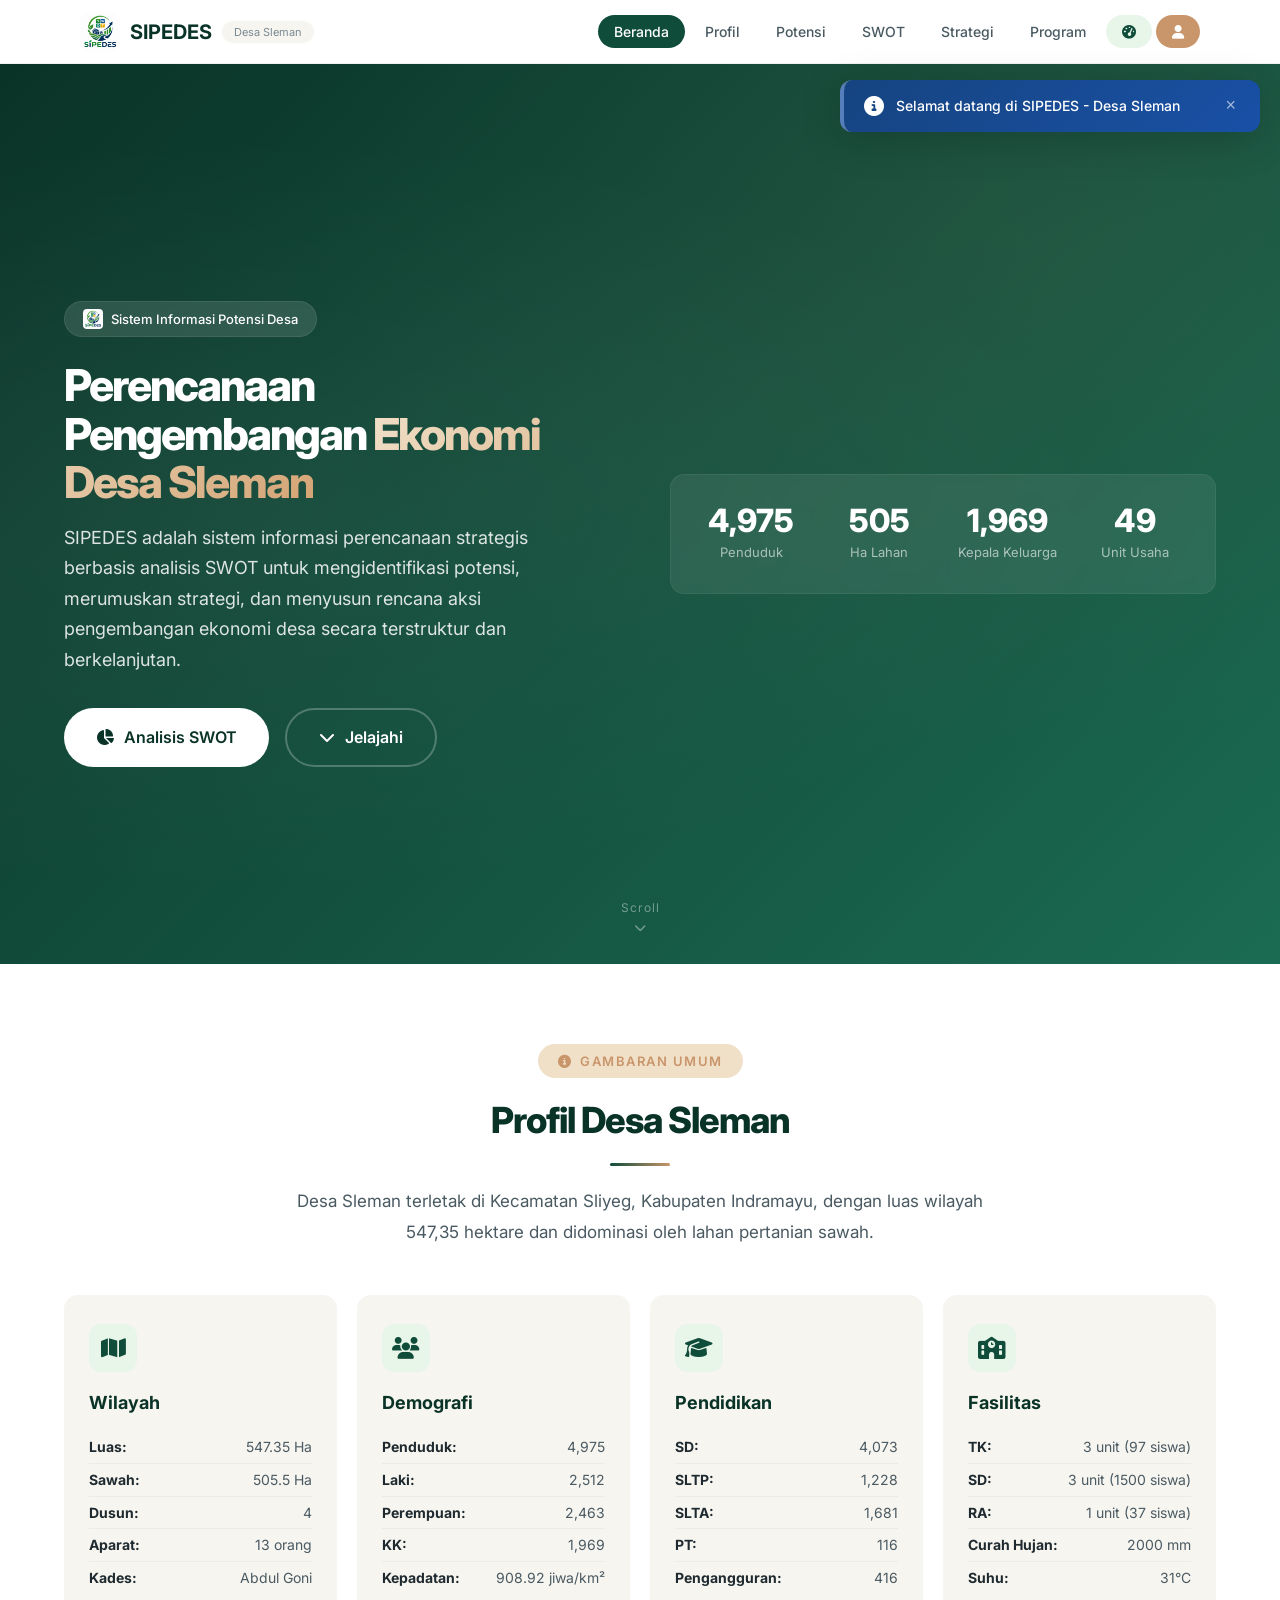
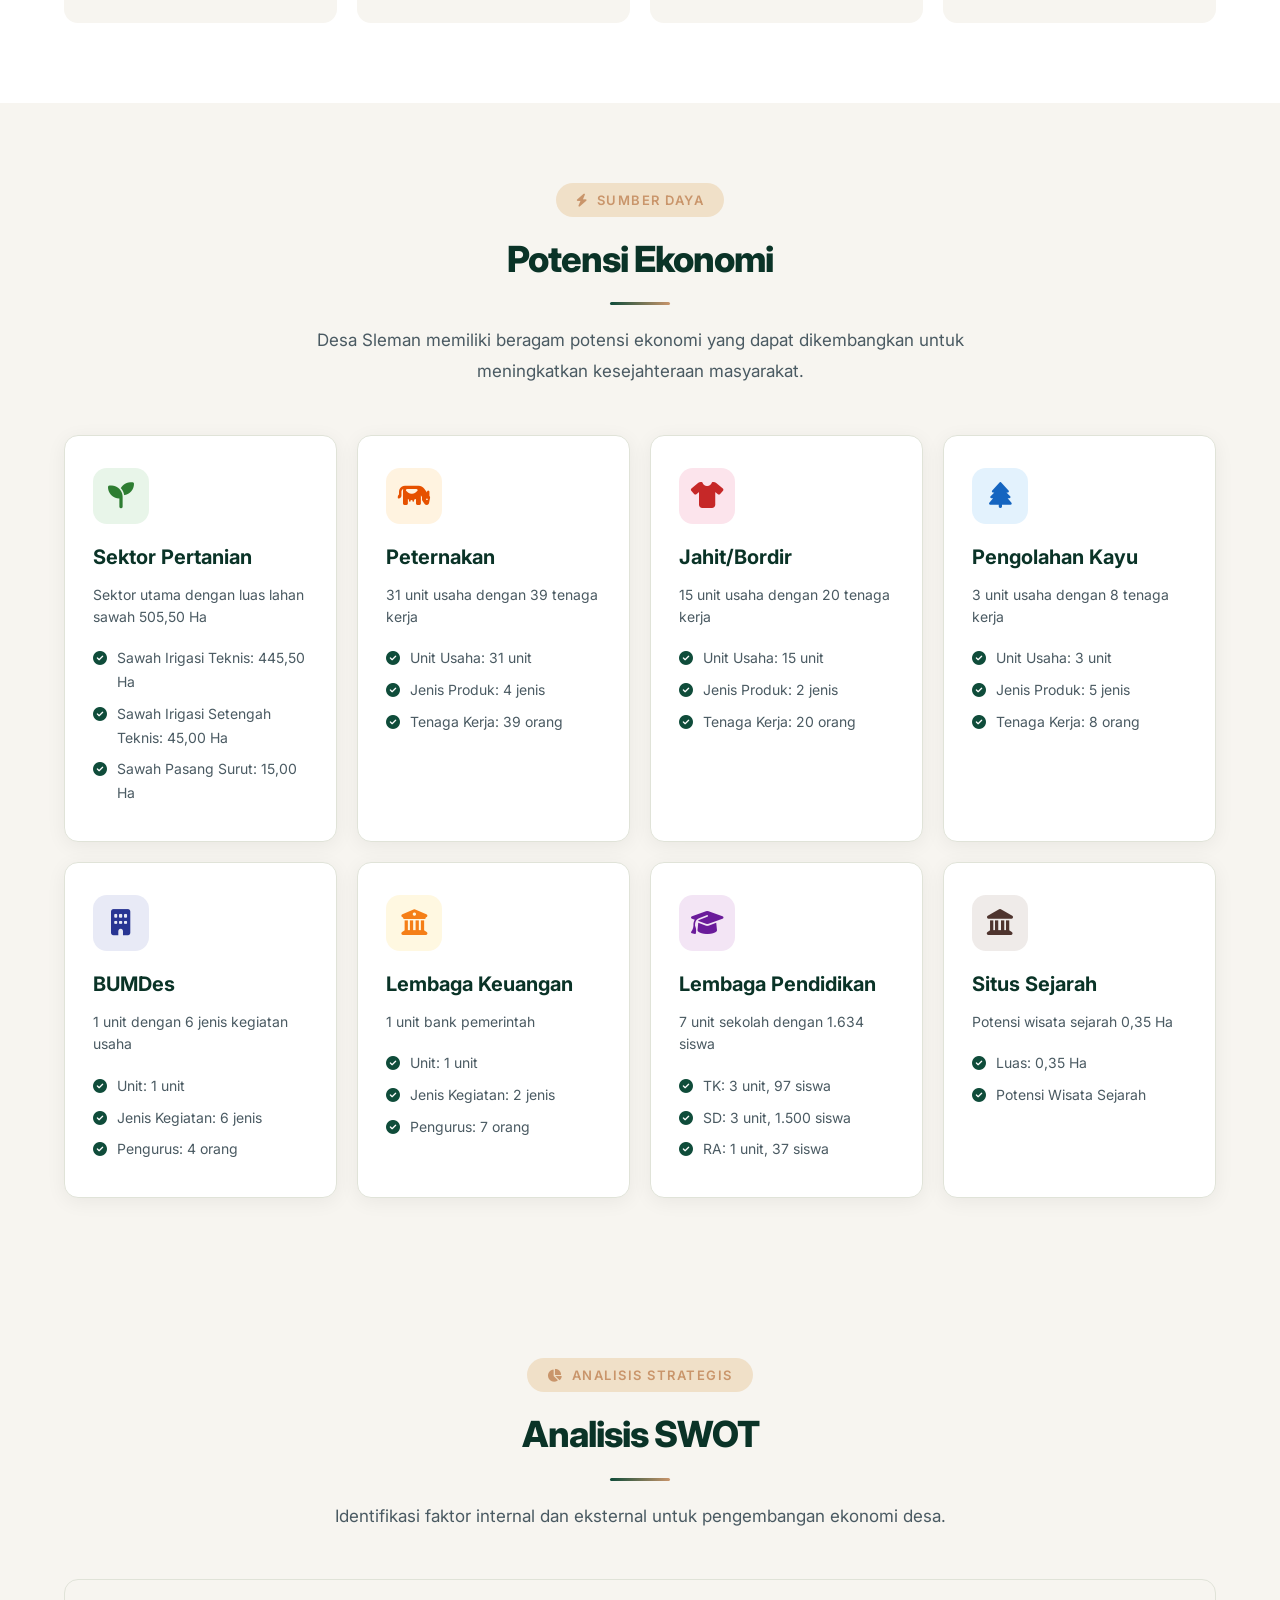
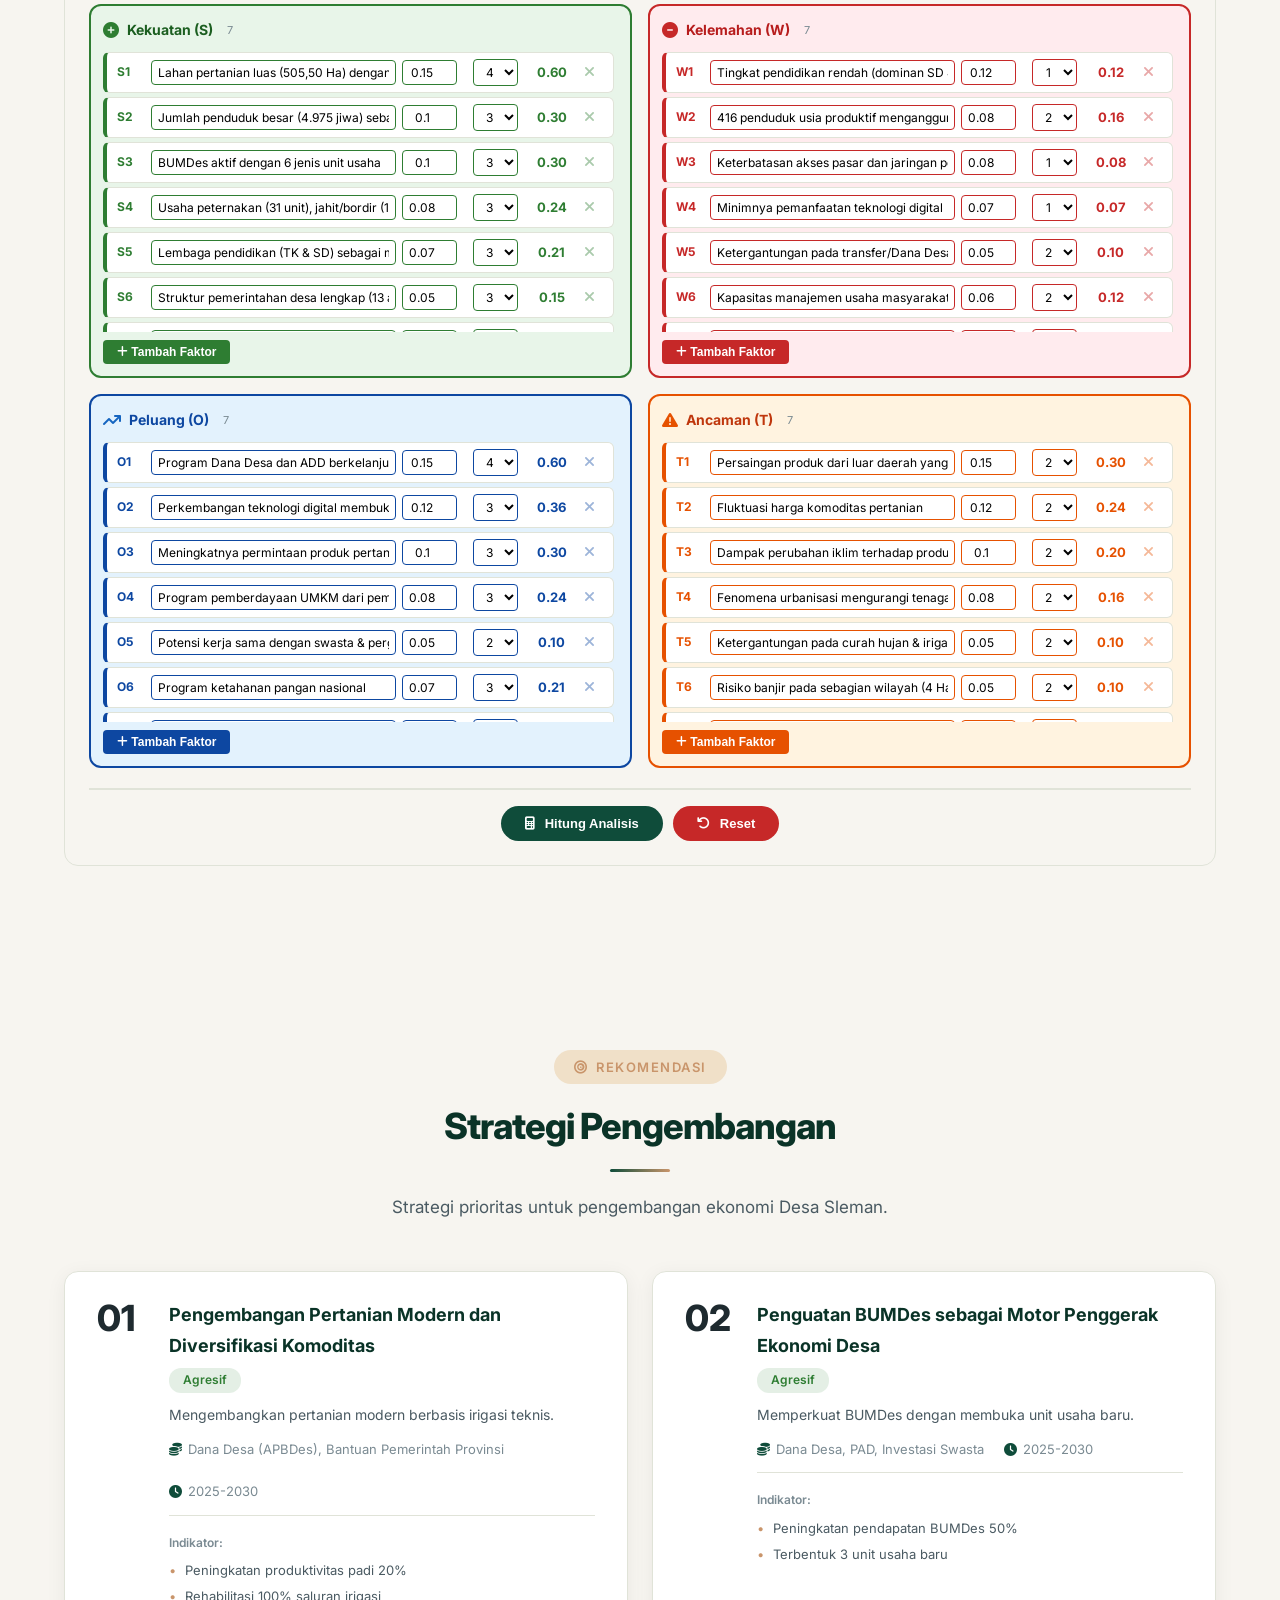
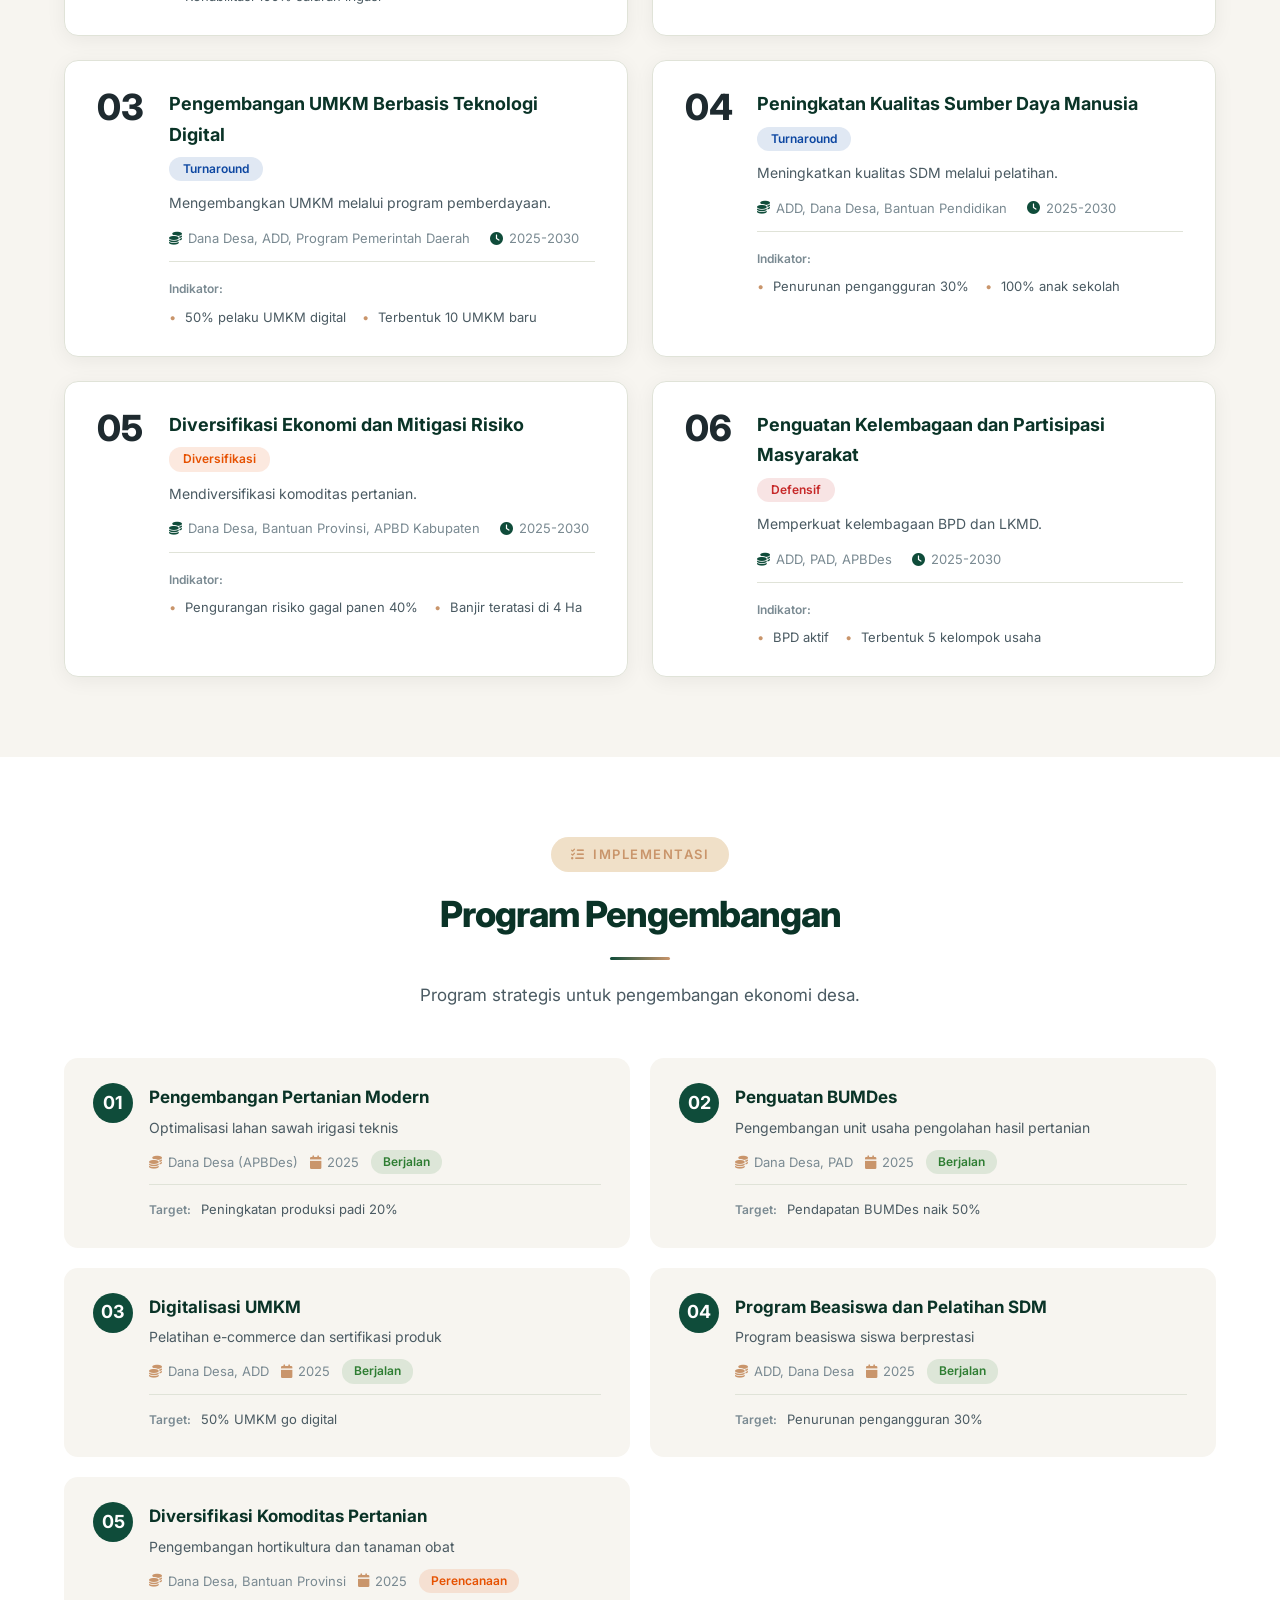
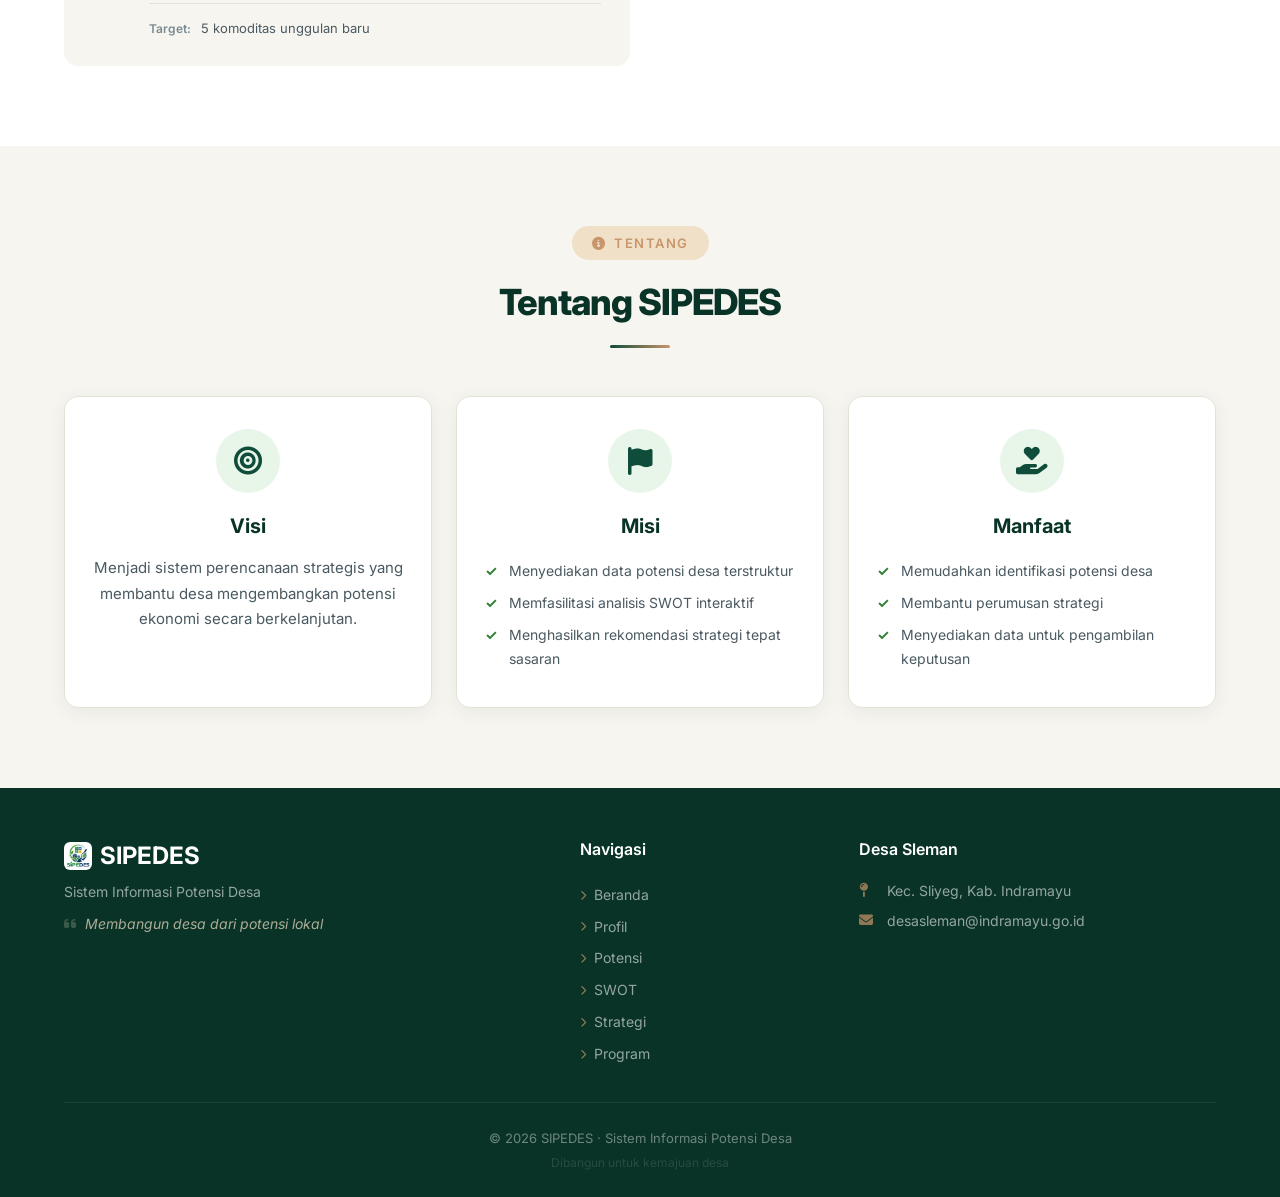
<file: index.html>
<!doctype html>
<html lang="id">
  <head>
    <meta charset="UTF-8" />
    <meta
      name="viewport"
      content="width=device-width, initial-scale=1.0, maximum-scale=1.0, user-scalable=yes"
    />
    <title>SIPEDES · Sistem Informasi Potensi Desa Sleman</title>

    <!-- Google Fonts -->
    <link
      href="https://fonts.googleapis.com/css2?family=Inter:wght@300;400;500;600;700;800;900&display=swap"
      rel="stylesheet"
    />
    <!-- Font Awesome -->
    <link
      rel="stylesheet"
      href="https://cdnjs.cloudflare.com/ajax/libs/font-awesome/6.5.0/css/all.min.css"
    />
    <!-- AOS Animation -->
    <link href="https://unpkg.com/aos@2.3.1/dist/aos.css" rel="stylesheet" />
    <!-- Favicon -->
    <link rel="icon" type="image/png" href="assets/images/logo.png" />

    <!-- ===== CSS ===== -->
    <link rel="stylesheet" href="css/style.css" />
    <link rel="stylesheet" href="css/responsive.css" />
    <link rel="stylesheet" href="css/print.css" />

    <style>
      /* ============================================================
       TAMBAHAN CSS KHUSUS INDEX
       ============================================================ */

      /* ===== MOBILE OVERLAY ===== */
      .mobile-overlay {
        position: fixed;
        inset: 0;
        background: rgba(0, 0, 0, 0.3);
        z-index: 998;
        display: none;
      }
      .mobile-overlay.active {
        display: block;
      }

      /* ===== NAV TOGGLE ===== */
      .nav-toggle {
        display: none;
        flex-direction: column;
        gap: 5px;
        background: none;
        border: none;
        cursor: pointer;
        padding: 6px;
        z-index: 1001;
      }
      .nav-toggle span {
        width: 26px;
        height: 2.5px;
        background: var(--text);
        border-radius: 2px;
        transition: var(--transition);
        display: block;
      }
      .nav-toggle.active span:nth-child(1) {
        transform: rotate(45deg) translate(5px, 5px);
      }
      .nav-toggle.active span:nth-child(2) {
        opacity: 0;
      }
      .nav-toggle.active span:nth-child(3) {
        transform: rotate(-45deg) translate(5px, -5px);
      }

      /* ===== NAV MENU MOBILE ===== */
      .nav-menu-mobile {
        position: fixed;
        top: 64px;
        left: 0;
        right: 0;
        background: rgba(255, 255, 255, 0.98);
        backdrop-filter: blur(12px);
        padding: 16px 20px;
        border-bottom: 1px solid var(--border);
        display: none;
        flex-direction: column;
        gap: 2px;
        max-height: calc(100vh - 64px);
        overflow-y: auto;
        z-index: 999;
        box-shadow: 0 8px 30px rgba(0, 0, 0, 0.1);
      }
      .nav-menu-mobile.open {
        display: flex;
      }
      .nav-menu-mobile a {
        padding: 12px 16px;
        font-size: 15px;
        font-weight: 500;
        color: var(--text-light);
        border-radius: var(--radius-sm);
        transition: var(--transition);
        display: flex;
        align-items: center;
        gap: 12px;
        border-bottom: 1px solid rgba(0, 0, 0, 0.04);
      }
      .nav-menu-mobile a:last-child {
        border-bottom: none;
      }
      .nav-menu-mobile a.active {
        color: var(--primary);
        background: var(--primary-50);
      }
      .nav-menu-mobile a i {
        width: 24px;
        text-align: center;
        font-size: 18px;
      }
      .nav-menu-mobile a .nav-login-mobile {
        background: var(--accent);
        color: #fff !important;
        padding: 6px 16px;
        border-radius: 30px;
      }
      .nav-menu-mobile a .nav-dashboard-mobile {
        background: var(--primary-50);
        color: var(--primary) !important;
        padding: 6px 16px;
        border-radius: 30px;
      }

      /* ===== RESPONSIVE ===== */
      @media (max-width: 768px) {
        .nav-menu {
          display: none !important;
        }
        .nav-toggle {
          display: flex !important;
        }
        .brand small {
          display: none !important;
        }
        .brand {
          font-size: 16px !important;
        }
        .brand img {
          height: 32px !important;
          width: 32px !important;
        }
      }
      @media (max-width: 480px) {
        .nav-menu-mobile {
          padding: 12px 16px;
        }
        .nav-menu-mobile a {
          padding: 10px 14px;
          font-size: 14px;
        }
        .nav-menu-mobile a i {
          font-size: 16px;
          width: 20px;
        }
        .nav-toggle span {
          width: 22px;
          height: 2px;
        }
      }
      @media (min-width: 769px) {
        .nav-toggle {
          display: none !important;
        }
        .nav-menu {
          display: flex !important;
        }
        .nav-menu-mobile {
          display: none !important;
        }
        .mobile-overlay {
          display: none !important;
        }
      }

      /* ============================================================
       SWOT STYLE
       ============================================================ */
      .swot-container {
        background: var(--bg);
        padding: 24px;
        border-radius: var(--radius);
        margin-bottom: 24px;
        border: 1px solid var(--border);
      }
      .swot-form-grid {
        display: grid;
        grid-template-columns: 1fr 1fr;
        gap: 16px;
      }
      .swot-form-col {
        background: #fff;
        border-radius: var(--radius-sm);
        padding: 16px;
        border: 2px solid var(--border);
        transition: var(--transition);
      }
      .swot-form-col:hover {
        box-shadow: var(--shadow-hover);
      }
      .swot-form-col h4 {
        font-size: 14px;
        font-weight: 700;
        margin-bottom: 10px;
        display: flex;
        align-items: center;
        gap: 8px;
      }
      .swot-form-col h4 i {
        font-size: 16px;
      }
      .swot-faktor-list {
        max-height: 280px;
        overflow-y: auto;
        padding-right: 4px;
      }
      .swot-faktor-list::-webkit-scrollbar {
        width: 4px;
      }
      .swot-faktor-list::-webkit-scrollbar-thumb {
        background: #c0c0c0;
        border-radius: 4px;
      }
      .swot-faktor-item {
        display: grid;
        grid-template-columns: 28px 1fr 60px 50px 35px 24px;
        gap: 6px;
        align-items: center;
        background: #ffffff;
        padding: 6px 10px;
        border-radius: 6px;
        margin-bottom: 4px;
        border: 1px solid var(--border);
        font-size: 12px;
        transition: var(--transition);
      }
      .swot-faktor-item:hover {
        box-shadow: var(--shadow);
      }
      .swot-faktor-item .faktor-id {
        font-weight: 700;
        font-size: 12px;
      }
      .swot-faktor-item input,
      .swot-faktor-item select {
        padding: 4px 6px;
        border: 1.5px solid var(--border);
        border-radius: 4px;
        font-size: 12px;
        font-family: var(--font);
        background: #fff;
        width: 100%;
        transition: var(--transition);
      }
      .swot-faktor-item input:focus,
      .swot-faktor-item select:focus {
        outline: none;
        border-color: var(--primary);
        box-shadow: 0 0 0 3px rgba(15, 76, 58, 0.1);
      }
      .swot-faktor-item .faktor-bobot {
        width: 55px;
        text-align: center;
      }
      .swot-faktor-item .faktor-rating {
        width: 45px;
        text-align: center;
      }
      .faktor-skor {
        font-weight: 700;
        font-size: 13px;
        text-align: center;
      }
      .btn-remove {
        background: none;
        border: none;
        cursor: pointer;
        font-size: 14px;
        padding: 4px;
        opacity: 0.4;
        transition: var(--transition);
      }
      .btn-remove:hover {
        opacity: 1;
        transform: scale(1.2);
      }
      .empty-state {
        padding: 16px;
        text-align: center;
        color: var(--text-muted);
        font-size: 13px;
        background: #fff;
        border-radius: 6px;
        border: 1.5px dashed var(--border);
      }
      .btn-sm {
        padding: 5px 14px;
        font-size: 12px;
        border-radius: 4px;
        border: none;
        cursor: pointer;
        font-weight: 600;
        transition: var(--transition);
      }
      .btn-add {
        background: var(--primary);
        color: #fff;
        margin-top: 8px;
      }
      .btn-add:hover {
        background: var(--primary-light);
        transform: translateY(-1px);
        box-shadow: 0 4px 12px rgba(15, 76, 58, 0.3);
      }
      .swot-form-actions {
        display: flex;
        gap: 10px;
        margin-top: 20px;
        justify-content: center;
        flex-wrap: wrap;
        padding-top: 16px;
        border-top: 2px solid var(--border);
      }
      .swot-form-actions .btn {
        padding: 10px 24px;
        font-size: 13px;
        border-radius: 30px;
      }

      /* ===== HASIL SWOT ===== */
      .swot-hasil {
        background: #fff;
        padding: 24px;
        border-radius: var(--radius);
        margin-bottom: 24px;
        border: 1px solid var(--border);
        box-shadow: var(--shadow);
      }
      .swot-hasil h3 {
        font-size: 18px;
        font-weight: 700;
        color: var(--primary-dark);
        text-align: center;
        margin-bottom: 16px;
      }
      .hasil-grid {
        display: grid;
        grid-template-columns: repeat(3, 1fr);
        gap: 12px;
        margin-bottom: 16px;
      }
      .hasil-item {
        background: var(--bg);
        padding: 12px 16px;
        border-radius: 8px;
        display: flex;
        flex-direction: column;
        align-items: center;
        justify-content: center;
        border: 1px solid var(--border);
        transition: var(--transition);
        text-align: center;
        min-height: 56px;
      }
      .hasil-item:hover {
        transform: translateY(-2px);
        box-shadow: var(--shadow);
      }
      .hasil-item.highlight {
        background: #f0f7f5;
        border-color: var(--primary);
        border-width: 2px;
      }
      .hasil-label {
        font-weight: 500;
        color: var(--text-light);
        font-size: 11px;
        display: flex;
        align-items: center;
        gap: 6px;
      }
      .hasil-label i {
        font-size: 13px;
      }
      .hasil-value {
        font-weight: 700;
        font-size: 18px;
        margin-top: 2px;
      }
      .hasil-kuadran-info {
        text-align: center;
        padding: 16px 20px;
        background: var(--bg);
        border-radius: 8px;
        border: 1px solid var(--border);
      }
      .kuadran-badge {
        display: inline-block;
        padding: 6px 24px;
        border-radius: 20px;
        font-weight: 700;
        color: #fff;
        font-size: 14px;
      }
      .strategi-badge {
        display: inline-block;
        padding: 6px 24px;
        border-radius: 20px;
        font-weight: 600;
        color: #fff;
        font-size: 14px;
        margin-left: 4px;
      }
      .strategi-deskripsi {
        margin-top: 8px;
        font-size: 14px;
        font-weight: 500;
      }

      /* ===== KUADRAN ===== */
      .swot-kuadran {
        background: #fff;
        padding: 24px;
        border-radius: var(--radius);
        margin-bottom: 24px;
        border: 1px solid var(--border);
        box-shadow: var(--shadow);
      }
      .swot-kuadran h3 {
        font-size: 18px;
        font-weight: 700;
        color: var(--primary-dark);
        text-align: center;
        margin-bottom: 16px;
      }
      .kuadran-chart {
        position: relative;
        width: 100%;
        max-width: 400px;
        margin: 0 auto;
        aspect-ratio: 1;
      }
      .kuadran-axis-x {
        display: flex;
        justify-content: space-between;
        padding: 0 16px;
        font-size: 11px;
        color: var(--text-muted);
        margin-top: 6px;
      }
      .kuadran-axis-y {
        display: flex;
        flex-direction: column;
        justify-content: space-between;
        position: absolute;
        left: -56px;
        top: 0;
        bottom: 0;
        font-size: 11px;
        color: var(--text-muted);
        font-weight: 500;
      }
      .kuadran-grid {
        position: relative;
        width: 100%;
        height: 100%;
        display: grid;
        grid-template-columns: 1fr 1fr;
        grid-template-rows: 1fr 1fr;
        gap: 2px;
        background: var(--border);
        border-radius: 8px;
        overflow: hidden;
      }
      .kuadran-area {
        display: flex;
        align-items: center;
        justify-content: center;
        font-weight: 500;
        font-size: 11px;
        background: #fff;
        color: var(--text-muted);
        padding: 8px;
        text-align: center;
        transition: var(--transition);
      }
      .kuadran-area.active {
        border: 3px solid;
      }
      .kuadran-area .check {
        font-size: 20px;
        display: block;
        margin-top: 2px;
      }
      .kuadran-area div {
        display: flex;
        flex-direction: column;
        align-items: center;
        gap: 1px;
      }
      .kuadran-label {
        font-size: 14px;
        font-weight: 700;
      }
      .kuadran-strategy {
        font-size: 10px;
      }
      .kuadran-dot {
        position: absolute;
        width: 18px;
        height: 18px;
        border-radius: 50%;
        transform: translate(-50%, -50%);
        border: 3px solid #fff;
        box-shadow:
          0 0 0 3px rgba(0, 0, 0, 0.15),
          0 4px 16px rgba(0, 0, 0, 0.2);
        z-index: 10;
        transition: all 0.5s ease;
      }
      .dot-label {
        position: absolute;
        top: 26px;
        left: 50%;
        transform: translateX(-50%);
        font-size: 10px;
        font-weight: 700;
        white-space: nowrap;
        background: #fff;
        padding: 2px 10px;
        border-radius: 4px;
        box-shadow: var(--shadow);
      }
      .kuadran-note {
        text-align: center;
        margin-top: 12px;
        padding: 12px 16px;
        background: var(--bg);
        border-radius: 8px;
        font-size: 13px;
        color: var(--text-light);
      }

      /* ===== MATRIKS ===== */
      .matrix-wrapper {
        background: #fff;
        padding: 24px;
        border-radius: var(--radius);
        border: 1px solid var(--border);
        box-shadow: var(--shadow);
      }
      .matrix-wrapper h3 {
        font-size: 18px;
        font-weight: 700;
        color: var(--primary-dark);
        text-align: center;
        margin-bottom: 16px;
      }
      .matrix-grid {
        display: grid;
        grid-template-columns: 100px 1fr 1fr;
        gap: 2px;
        background: var(--border);
        border-radius: 8px;
        overflow: hidden;
      }
      .matrix-header {
        padding: 10px 12px;
        font-weight: 700;
        font-size: 12px;
        text-align: center;
        background: #fff;
      }
      .matrix-s {
        color: #2e7d32;
      }
      .matrix-w {
        color: #c62828;
      }
      .matrix-o {
        color: #0d47a1;
      }
      .matrix-t {
        color: #e65100;
      }
      .matrix-cell {
        padding: 12px 14px;
        background: #fff;
        font-size: 12px;
      }
      .matrix-cell strong {
        display: block;
        font-size: 13px;
        margin-bottom: 4px;
      }
      .matrix-cell ul li {
        padding: 2px 0;
        color: var(--text-light);
        font-size: 11px;
        padding-left: 16px;
        position: relative;
        line-height: 1.4;
      }
      .matrix-cell ul li::before {
        content: "›";
        position: absolute;
        left: 0;
        font-weight: 700;
      }
      .matrix-so {
        border-left: 4px solid #2e7d32;
      }
      .matrix-wo {
        border-left: 4px solid #0d47a1;
      }
      .matrix-st {
        border-left: 4px solid #e65100;
      }
      .matrix-wt {
        border-left: 4px solid #c62828;
      }

      /* ===== RESPONSIVE SWOT ===== */
      @media (max-width: 768px) {
        .swot-form-grid {
          grid-template-columns: 1fr !important;
        }
        .swot-faktor-item {
          grid-template-columns: 20px 1fr 45px 40px 25px 20px !important;
          font-size: 10px !important;
          padding: 4px 6px !important;
        }
        .swot-faktor-item .faktor-bobot {
          width: 40px !important;
        }
        .swot-faktor-item .faktor-rating {
          width: 35px !important;
        }
        .hasil-grid {
          grid-template-columns: 1fr 1fr !important;
        }
        .matrix-grid {
          grid-template-columns: 1fr !important;
        }
        .matrix-header {
          display: none !important;
        }
        .kuadran-axis-y {
          display: none !important;
        }
        .kuadran-chart {
          max-width: 280px !important;
        }
      }
      @media (max-width: 480px) {
        .swot-faktor-item {
          grid-template-columns: 16px 1fr 35px 30px 20px 16px !important;
          font-size: 9px !important;
          padding: 3px 4px !important;
        }
        .swot-faktor-item input,
        .swot-faktor-item select {
          font-size: 8px !important;
          padding: 2px 3px !important;
        }
        .swot-faktor-item .faktor-bobot {
          width: 32px !important;
        }
        .swot-faktor-item .faktor-rating {
          width: 28px !important;
        }
        .hasil-grid {
          grid-template-columns: 1fr !important;
        }
        .hasil-item {
          min-height: 44px !important;
        }
        .hasil-value {
          font-size: 15px !important;
        }
      }
    </style>
  </head>
  <body>
    <!-- ===== PRELOADER ===== -->
    <div id="preloader">
      <div class="loader-ring"></div>
      <span class="loader-text">SIPEDES</span>
      <span class="loader-sub">Memuat data...</span>
    </div>

    <!-- ===== TOAST ===== -->
    <div id="toastContainer"></div>

    <!-- ===== CONFIRM MODAL ===== -->
    <div class="confirm-overlay" id="confirmModal">
      <div class="confirm-box">
        <div class="confirm-icon" id="confirmIcon">⚠️</div>
        <h3 id="confirmTitle">Konfirmasi</h3>
        <p id="confirmMessage">Yakin ingin melanjutkan?</p>
        <div class="confirm-actions">
          <button class="btn-confirm-no" id="confirmNo">Batal</button>
          <button class="btn-confirm-yes" id="confirmYes">Ya, Lanjutkan</button>
        </div>
      </div>
    </div>

    <!-- ===== MOBILE OVERLAY ===== -->
    <div class="mobile-overlay" id="mobileOverlay"></div>

    <!-- ===== HEADER ===== -->
    <header class="header" id="header">
      <div class="container">
        <nav class="navbar">
          <a href="index.html" class="brand">
            <img
              src="assets/images/logo.png"
              alt="SIPEDES"
              onerror="this.style.display = 'none'"
            />
            <span>SIPEDES</span>
            <small>Desa Sleman</small>
          </a>

          <!-- Desktop Menu -->
          <ul class="nav-menu" id="navMenu">
            <li><a href="#beranda" class="nav-link active">Beranda</a></li>
            <li><a href="#profil" class="nav-link">Profil</a></li>
            <li><a href="#potensi" class="nav-link">Potensi</a></li>
            <li><a href="#swot" class="nav-link">SWOT</a></li>
            <li><a href="#strategi" class="nav-link">Strategi</a></li>
            <li><a href="#program" class="nav-link">Program</a></li>
            <li>
              <a href="dashboard-admin.html" class="nav-dashboard"
                ><i class="fas fa-gauge-high"></i
              ></a>
            </li>
            <li>
              <a href="login.html" class="nav-login"
                ><i class="fas fa-user"></i
              ></a>
            </li>
          </ul>

          <!-- Mobile Toggle Button -->
          <button class="nav-toggle" id="navToggle" aria-label="Menu">
            <span></span><span></span><span></span>
          </button>
        </nav>

        <!-- Mobile Menu -->
        <div class="nav-menu-mobile" id="navMenuMobile">
          <a href="#beranda" class="active"
            ><i class="fas fa-home"></i> Beranda</a
          >
          <a href="#profil"><i class="fas fa-info-circle"></i> Profil Desa</a>
          <a href="#potensi"><i class="fas fa-bolt"></i> Potensi</a>
          <a href="#swot"><i class="fas fa-chart-pie"></i> Analisis SWOT</a>
          <a href="#strategi"><i class="fas fa-bullseye"></i> Strategi</a>
          <a href="#program"><i class="fas fa-tasks"></i> Program</a>
          <a href="dashboard-admin.html"
            ><i class="fas fa-gauge-high"></i>
            <span class="nav-dashboard-mobile">Dashboard</span></a
          >
          <a href="login.html"
            ><i class="fas fa-user"></i>
            <span class="nav-login-mobile">Login</span></a
          >
        </div>
      </div>
    </header>

    <!-- ===== HERO ===== -->
    <section id="beranda" class="hero">
      <div class="hero-bg"></div>
      <div class="container hero-container">
        <div class="hero-content" data-aos="fade-up">
          <div class="hero-badge">
            <img
              src="assets/images/logo.png"
              alt="SIPEDES"
              onerror="this.style.display = 'none'"
            />
            Sistem Informasi Potensi Desa
          </div>
          <h1>Perencanaan Pengembangan <span>Ekonomi Desa Sleman</span></h1>
          <p>
            SIPEDES adalah sistem informasi perencanaan strategis berbasis
            analisis SWOT untuk mengidentifikasi potensi, merumuskan strategi,
            dan menyusun rencana aksi pengembangan ekonomi desa secara
            terstruktur dan berkelanjutan.
          </p>
          <div class="hero-actions">
            <a href="#swot" class="btn btn-primary"
              ><i class="fas fa-chart-pie"></i> Analisis SWOT</a
            >
            <a href="#profil" class="btn btn-outline"
              ><i class="fas fa-chevron-down"></i> Jelajahi</a
            >
          </div>
        </div>
        <div class="hero-stats" data-aos="fade-up" data-aos-delay="200">
          <div class="stat-item">
            <span class="stat-number" data-count="4975">0</span>
            <label>Penduduk</label>
          </div>
          <div class="stat-item">
            <span class="stat-number" data-count="505">0</span>
            <label>Ha Lahan</label>
          </div>
          <div class="stat-item">
            <span class="stat-number" data-count="1969">0</span>
            <label>Kepala Keluarga</label>
          </div>
          <div class="stat-item">
            <span class="stat-number" data-count="49">0</span>
            <label>Unit Usaha</label>
          </div>
        </div>
      </div>
      <div class="hero-scroll">
        <a href="#profil" class="scroll-down">
          <span>Scroll</span>
          <i class="fas fa-chevron-down"></i>
        </a>
      </div>
    </section>

    <!-- ===== PROFIL ===== -->
    <section id="profil" class="section profil">
      <div class="container">
        <div class="section-head" data-aos="fade-up">
          <span class="section-tag"
            ><i class="fas fa-info-circle"></i> Gambaran Umum</span
          >
          <h2>Profil Desa Sleman</h2>
          <div class="section-line"></div>
          <p>
            Desa Sleman terletak di Kecamatan Sliyeg, Kabupaten Indramayu,
            dengan luas wilayah 547,35 hektare dan didominasi oleh lahan
            pertanian sawah.
          </p>
        </div>
        <div id="profilContent" class="profil-grid"></div>
      </div>
    </section>

    <!-- ===== POTENSI ===== -->
    <section id="potensi" class="section potensi">
      <div class="container">
        <div class="section-head" data-aos="fade-up">
          <span class="section-tag"
            ><i class="fas fa-bolt"></i> Sumber Daya</span
          >
          <h2>Potensi Ekonomi</h2>
          <div class="section-line"></div>
          <p>
            Desa Sleman memiliki beragam potensi ekonomi yang dapat dikembangkan
            untuk meningkatkan kesejahteraan masyarakat.
          </p>
        </div>
        <div id="potensiContent" class="potensi-grid"></div>
      </div>
    </section>

    <!-- ===== SWOT ===== -->
    <section id="swot" class="section swot">
      <div class="container">
        <div class="section-head" data-aos="fade-up">
          <span class="section-tag"
            ><i class="fas fa-chart-pie"></i> Analisis Strategis</span
          >
          <h2>Analisis SWOT</h2>
          <div class="section-line"></div>
          <p>
            Identifikasi faktor internal dan eksternal untuk pengembangan
            ekonomi desa.
          </p>
        </div>
        <div id="swotContainer" class="swot-container"></div>
        <div id="swotHasil" class="swot-hasil" style="display: none">
          <h3>Hasil Analisis SWOT</h3>
          <div id="swotHasilContent"></div>
        </div>
        <div id="swotKuadran" class="swot-kuadran" style="display: none">
          <h3>Posisi Kuadran SWOT</h3>
          <div id="swotKuadranContent"></div>
        </div>
        <div id="matrixWrapper" class="matrix-wrapper" style="display: none">
          <h3>Matriks SWOT</h3>
          <div id="matrixContent"></div>
        </div>
      </div>
    </section>

    <!-- ===== STRATEGI ===== -->
    <section id="strategi" class="section strategi">
      <div class="container">
        <div class="section-head" data-aos="fade-up">
          <span class="section-tag"
            ><i class="fas fa-bullseye"></i> Rekomendasi</span
          >
          <h2>Strategi Pengembangan</h2>
          <div class="section-line"></div>
          <p>Strategi prioritas untuk pengembangan ekonomi Desa Sleman.</p>
        </div>
        <div id="strategiContent" class="strategi-grid"></div>
      </div>
    </section>

    <!-- ===== PROGRAM ===== -->
    <section id="program" class="section program">
      <div class="container">
        <div class="section-head" data-aos="fade-up">
          <span class="section-tag"
            ><i class="fas fa-tasks"></i> Implementasi</span
          >
          <h2>Program Pengembangan</h2>
          <div class="section-line"></div>
          <p>Program strategis untuk pengembangan ekonomi desa.</p>
        </div>
        <div id="programContent" class="program-grid"></div>
      </div>
    </section>

    <!-- ===== TENTANG ===== -->
    <section id="tentang" class="section tentang">
      <div class="container">
        <div class="section-head" data-aos="fade-up">
          <span class="section-tag"
            ><i class="fas fa-info-circle"></i> Tentang</span
          >
          <h2>Tentang SIPEDES</h2>
          <div class="section-line"></div>
        </div>
        <div class="tentang-grid">
          <div class="tentang-card" data-aos="fade-up">
            <div class="tentang-icon"><i class="fas fa-bullseye"></i></div>
            <h3>Visi</h3>
            <p>
              Menjadi sistem perencanaan strategis yang membantu desa
              mengembangkan potensi ekonomi secara berkelanjutan.
            </p>
          </div>
          <div class="tentang-card" data-aos="fade-up" data-aos-delay="100">
            <div class="tentang-icon"><i class="fas fa-flag"></i></div>
            <h3>Misi</h3>
            <ul>
              <li>Menyediakan data potensi desa terstruktur</li>
              <li>Memfasilitasi analisis SWOT interaktif</li>
              <li>Menghasilkan rekomendasi strategi tepat sasaran</li>
            </ul>
          </div>
          <div class="tentang-card" data-aos="fade-up" data-aos-delay="200">
            <div class="tentang-icon">
              <i class="fas fa-hand-holding-heart"></i>
            </div>
            <h3>Manfaat</h3>
            <ul>
              <li>Memudahkan identifikasi potensi desa</li>
              <li>Membantu perumusan strategi</li>
              <li>Menyediakan data untuk pengambilan keputusan</li>
            </ul>
          </div>
        </div>
      </div>
    </section>

    <!-- ===== FOOTER ===== -->
    <footer class="footer">
      <div class="container">
        <div class="footer-grid">
          <div class="footer-brand">
            <h3>
              <img
                src="assets/images/logo.png"
                alt="SIPEDES"
                onerror="this.style.display = 'none'"
              />
              SIPEDES
            </h3>
            <p>Sistem Informasi Potensi Desa</p>
            <p class="footer-tagline">
              <i class="fas fa-quote-left"></i> Membangun desa dari potensi
              lokal
            </p>
          </div>
          <div class="footer-links">
            <h4>Navigasi</h4>
            <ul>
              <li>
                <a href="#beranda"
                  ><i class="fas fa-chevron-right"></i> Beranda</a
                >
              </li>
              <li>
                <a href="#profil"
                  ><i class="fas fa-chevron-right"></i> Profil</a
                >
              </li>
              <li>
                <a href="#potensi"
                  ><i class="fas fa-chevron-right"></i> Potensi</a
                >
              </li>
              <li>
                <a href="#swot"><i class="fas fa-chevron-right"></i> SWOT</a>
              </li>
              <li>
                <a href="#strategi"
                  ><i class="fas fa-chevron-right"></i> Strategi</a
                >
              </li>
              <li>
                <a href="#program"
                  ><i class="fas fa-chevron-right"></i> Program</a
                >
              </li>
            </ul>
          </div>
          <div class="footer-info">
            <h4>Desa Sleman</h4>
            <p><i class="fas fa-map-pin"></i> Kec. Sliyeg, Kab. Indramayu</p>
            <p><i class="fas fa-envelope"></i> desasleman@indramayu.go.id</p>
          </div>
        </div>
        <div class="footer-bottom">
          <p>&copy; 2026 SIPEDES · Sistem Informasi Potensi Desa</p>
          <p class="footer-credit">Dibangun untuk kemajuan desa</p>
        </div>
      </div>
    </footer>

    <!-- ===== SCRIPTS ===== -->
    <script src="https://unpkg.com/aos@2.3.1/dist/aos.js"></script>
    <script src="js/main.js"></script>
    <script src="js/auth.js"></script>
    <script src="js/crud.js"></script>
    <script src="js/swot.js"></script>

    <script>
      // ============================================================
      // CONFIRM MODAL
      // ============================================================
      var confirmCallback = null;

      function showConfirm(message, callback, icon, title) {
        icon = icon || "warning";
        title = title || "Konfirmasi";
        var overlay = document.getElementById("confirmModal");
        var iconEl = document.getElementById("confirmIcon");
        var titleEl = document.getElementById("confirmTitle");
        var msgEl = document.getElementById("confirmMessage");
        var yesBtn = document.getElementById("confirmYes");
        var noBtn = document.getElementById("confirmNo");

        var iconMap = {
          warning: "⚠️",
          danger: "🔴",
          success: "✅",
          info: "ℹ️",
        };
        iconEl.textContent = iconMap[icon] || "⚠️";
        iconEl.className = "confirm-icon " + icon;
        titleEl.textContent = title;
        msgEl.textContent = message;
        overlay.classList.add("active");
        document.body.style.overflow = "hidden";
        confirmCallback = callback;

        yesBtn.onclick = function () {
          overlay.classList.remove("active");
          document.body.style.overflow = "auto";
          if (confirmCallback) confirmCallback(true);
          confirmCallback = null;
        };
        noBtn.onclick = function () {
          overlay.classList.remove("active");
          document.body.style.overflow = "auto";
          if (confirmCallback) confirmCallback(false);
          confirmCallback = null;
        };
        overlay.onclick = function (e) {
          if (e.target === overlay) {
            overlay.classList.remove("active");
            document.body.style.overflow = "auto";
            if (confirmCallback) confirmCallback(false);
            confirmCallback = null;
          }
        };
      }

      // ============================================================
      // TOAST
      // ============================================================
      function showToast(message, type, duration) {
        type = type || "info";
        duration = duration || 3000;
        var container = document.getElementById("toastContainer");
        if (!container) return;

        var colors = {
          success: {
            bg: "linear-gradient(135deg, #1b5e20, #2e7d32)",
            icon: "fa-check-circle",
          },
          error: {
            bg: "linear-gradient(135deg, #b71c1c, #c62828)",
            icon: "fa-exclamation-circle",
          },
          warning: {
            bg: "linear-gradient(135deg, #bf360c, #e65100)",
            icon: "fa-triangle-exclamation",
          },
          info: {
            bg: "linear-gradient(135deg, #0a3a7a, #0d47a1)",
            icon: "fa-info-circle",
          },
        };

        var color = colors[type] || colors.info;
        var notif = document.createElement("div");
        notif.className = "toast " + type;
        notif.style.background = color.bg;
        notif.innerHTML =
          '<i class="fas ' +
          color.icon +
          '"></i><span class="toast-content">' +
          message +
          '</span><button class="toast-close" onclick="this.parentElement.remove()">&times;</button>';
        container.appendChild(notif);

        setTimeout(function () {
          notif.classList.add("hide");
          setTimeout(function () {
            notif.remove();
          }, 400);
        }, duration);
      }

      // ============================================================
      // MOBILE MENU TOGGLE - LENGKAP
      // ============================================================
      document.addEventListener("DOMContentLoaded", function () {
        var toggle = document.getElementById("navToggle");
        var mobileMenu = document.getElementById("navMenuMobile");
        var overlay = document.getElementById("mobileOverlay");

        if (toggle && mobileMenu) {
          // Buka/tutup menu saat tombol diklik
          toggle.addEventListener("click", function (e) {
            e.preventDefault();
            e.stopPropagation();
            this.classList.toggle("active");
            mobileMenu.classList.toggle("open");
            if (overlay) overlay.classList.toggle("active");
            document.body.style.overflow = mobileMenu.classList.contains("open")
              ? "hidden"
              : "auto";
          });

          // Tutup menu saat link diklik
          mobileMenu.querySelectorAll("a").forEach(function (link) {
            link.addEventListener("click", function () {
              toggle.classList.remove("active");
              mobileMenu.classList.remove("open");
              if (overlay) overlay.classList.remove("active");
              document.body.style.overflow = "auto";
            });
          });

          // Tutup menu saat overlay diklik
          if (overlay) {
            overlay.addEventListener("click", function () {
              toggle.classList.remove("active");
              mobileMenu.classList.remove("open");
              overlay.classList.remove("active");
              document.body.style.overflow = "auto";
            });
          }

          // Tutup menu saat resize ke desktop
          window.addEventListener("resize", function () {
            if (
              window.innerWidth > 768 &&
              mobileMenu.classList.contains("open")
            ) {
              toggle.classList.remove("active");
              mobileMenu.classList.remove("open");
              if (overlay) overlay.classList.remove("active");
              document.body.style.overflow = "auto";
            }
          });
        }
      });

      // ============================================================
      // RENDER FUNCTIONS
      // ============================================================
      function renderProfil(data) {
        var container = document.getElementById("profilContent");
        if (!data || !data.identitas) {
          container.innerHTML =
            '<p style="text-align:center;color:var(--text-muted);padding:20px;">Data desa tidak ditemukan.</p>';
          return;
        }

        container.innerHTML =
          "" +
          '<div class="profil-card"><div class="profil-icon"><i class="fas fa-map"></i></div><h3>Wilayah</h3><ul>' +
          "<li><strong>Luas:</strong> " +
          data.identitas.luas_wilayah +
          " Ha</li>" +
          "<li><strong>Sawah:</strong> " +
          data.identitas.luas_sawah +
          " Ha</li>" +
          "<li><strong>Dusun:</strong> " +
          data.identitas.jumlah_dusun +
          "</li>" +
          "<li><strong>Aparat:</strong> " +
          data.identitas.jumlah_aparat +
          " orang</li>" +
          "<li><strong>Kades:</strong> " +
          data.identitas.kepala_desa +
          "</li>" +
          "</ul></div>" +
          '<div class="profil-card"><div class="profil-icon"><i class="fas fa-users"></i></div><h3>Demografi</h3><ul>' +
          "<li><strong>Penduduk:</strong> " +
          data.demografi.total_penduduk.toLocaleString() +
          "</li>" +
          "<li><strong>Laki:</strong> " +
          data.demografi.laki_laki.toLocaleString() +
          "</li>" +
          "<li><strong>Perempuan:</strong> " +
          data.demografi.perempuan.toLocaleString() +
          "</li>" +
          "<li><strong>KK:</strong> " +
          data.demografi.jumlah_kk.toLocaleString() +
          "</li>" +
          "<li><strong>Kepadatan:</strong> " +
          data.demografi.kepadatan +
          " jiwa/km²</li>" +
          "</ul></div>" +
          '<div class="profil-card"><div class="profil-icon"><i class="fas fa-graduation-cap"></i></div><h3>Pendidikan</h3><ul>' +
          "<li><strong>SD:</strong> " +
          data.pendidikan.sd.total.toLocaleString() +
          "</li>" +
          "<li><strong>SLTP:</strong> " +
          data.pendidikan.sltp.total.toLocaleString() +
          "</li>" +
          "<li><strong>SLTA:</strong> " +
          data.pendidikan.slta.total.toLocaleString() +
          "</li>" +
          "<li><strong>PT:</strong> " +
          data.pendidikan.pt.total.toLocaleString() +
          "</li>" +
          "<li><strong>Pengangguran:</strong> " +
          data.pendidikan.penduduk_menganggur.total.toLocaleString() +
          "</li>" +
          "</ul></div>" +
          '<div class="profil-card"><div class="profil-icon"><i class="fas fa-school"></i></div><h3>Fasilitas</h3><ul>' +
          "<li><strong>TK:</strong> " +
          data.sekolah.tk.unit +
          " unit (" +
          data.sekolah.tk.siswa +
          " siswa)</li>" +
          "<li><strong>SD:</strong> " +
          data.sekolah.sd.unit +
          " unit (" +
          data.sekolah.sd.siswa +
          " siswa)</li>" +
          "<li><strong>RA:</strong> " +
          data.sekolah.ra.unit +
          " unit (" +
          data.sekolah.ra.siswa +
          " siswa)</li>" +
          "<li><strong>Curah Hujan:</strong> " +
          data.iklim.curah_hujan +
          " mm</li>" +
          "<li><strong>Suhu:</strong> " +
          data.iklim.suhu_rata_rata +
          "°C</li>" +
          "</ul></div>";
      }

      function renderPotensi(data) {
        var container = document.getElementById("potensiContent");
        if (!data || !data.sektor) {
          container.innerHTML =
            '<p style="text-align:center;color:var(--text-muted);padding:20px;">Data potensi tidak ditemukan.</p>';
          return;
        }

        var html = "";
        for (var i = 0; i < data.sektor.length && i < 8; i++) {
          var s = data.sektor[i];
          var detailHtml = "";
          for (var j = 0; j < (s.detail || []).length && j < 3; j++) {
            detailHtml +=
              '<li><i class="fas fa-check-circle"></i> ' +
              s.detail[j] +
              "</li>";
          }
          html +=
            "" +
            '<div class="potensi-card" data-aos="fade-up" data-aos-delay="' +
            i * 50 +
            '">' +
            '<div class="potensi-icon" style="background:' +
            (s.warna || "#e8f5e9") +
            ";color:" +
            (s.teks_warna || "#2e7d32") +
            ';">' +
            '<i class="fas ' +
            (s.icon || "fa-seedling") +
            '"></i></div>' +
            "<h3>" +
            s.nama +
            "</h3>" +
            "<p>" +
            s.deskripsi +
            "</p>" +
            "<ul>" +
            detailHtml +
            "</ul>" +
            "</div>";
        }
        container.innerHTML = html;
      }

      function renderStrategi(data) {
        var container = document.getElementById("strategiContent");
        if (!data || !data.strategi) {
          container.innerHTML =
            '<p style="text-align:center;color:var(--text-muted);padding:20px;">Data strategi tidak ditemukan.</p>';
          return;
        }

        var tipeColor = {
          SO: "#2e7d32",
          WO: "#0d47a1",
          ST: "#e65100",
          WT: "#c62828",
        };
        var tipeLabel = {
          SO: "Agresif",
          WO: "Turnaround",
          ST: "Diversifikasi",
          WT: "Defensif",
        };

        var html = "";
        for (var i = 0; i < data.strategi.length && i < 6; i++) {
          var s = data.strategi[i];
          var indikatorHtml = "";
          for (var j = 0; j < (s.indikator || []).length && j < 2; j++) {
            indikatorHtml += "<li>" + s.indikator[j] + "</li>";
          }
          html +=
            "" +
            '<div class="strategi-card" data-aos="fade-up" data-aos-delay="' +
            i * 80 +
            '">' +
            '<div class="strategi-number">' +
            String(i + 1).padStart(2, "0") +
            "</div>" +
            '<div class="strategi-content">' +
            "<h3>" +
            s.nama +
            "</h3>" +
            '<span class="strategi-type" style="background:' +
            (tipeColor[s.tipe] || "#2e7d32") +
            "20;color:" +
            (tipeColor[s.tipe] || "#2e7d32") +
            ';">' +
            (tipeLabel[s.tipe] || s.tipe) +
            "</span>" +
            "<p>" +
            s.deskripsi +
            "</p>" +
            '<div class="strategi-detail">' +
            '<span><i class="fas fa-coins"></i> ' +
            (s.sumber_dana || []).join(", ") +
            "</span>" +
            '<span><i class="fas fa-clock"></i> ' +
            (s.timeline || "2025-2030") +
            "</span>" +
            "</div>" +
            '<div class="strategi-indikator">' +
            "<small>Indikator:</small><ul>" +
            indikatorHtml +
            "</ul>" +
            "</div>" +
            "</div></div>";
        }
        container.innerHTML = html;
      }

      function renderProgram(data) {
        var container = document.getElementById("programContent");
        if (!data || !data.program) {
          container.innerHTML =
            '<p style="text-align:center;color:var(--text-muted);padding:20px;">Data program tidak ditemukan.</p>';
          return;
        }

        var statusColor = {
          Berjalan: "#2e7d32",
          Perencanaan: "#e65100",
          Selesai: "#0d47a1",
        };

        var html = "";
        for (var i = 0; i < data.program.length && i < 5; i++) {
          var p = data.program[i];
          html +=
            "" +
            '<div class="program-card" data-aos="fade-up" data-aos-delay="' +
            i * 80 +
            '">' +
            '<div class="program-number">' +
            String(i + 1).padStart(2, "0") +
            "</div>" +
            '<div class="program-content">' +
            "<h4>" +
            p.nama +
            "</h4>" +
            "<p>" +
            p.deskripsi +
            "</p>" +
            '<div class="program-meta">' +
            '<span><i class="fas fa-coins"></i> ' +
            p.sumber_dana +
            "</span>" +
            '<span><i class="fas fa-calendar"></i> ' +
            (p.tahun_mulai || "-") +
            "</span>" +
            '<span class="program-status" style="background:' +
            (statusColor[p.status] || "#e65100") +
            "20;color:" +
            (statusColor[p.status] || "#e65100") +
            ';">' +
            (p.status || "Perencanaan") +
            "</span>" +
            "</div>" +
            '<div class="program-indikator"><small>Target:</small> <span>' +
            (p.indikator || "-") +
            "</span></div>" +
            "</div></div>";
        }
        container.innerHTML = html;
      }

      // ============================================================
      // LOAD DATA - LANGSUNG DARI HARDCODED
      // ============================================================
      function loadAllData() {
        // Profil - langsung dari CRUD.data
        var profilData = CRUD.data.desa;
        if (profilData) {
          renderProfil(profilData);
          console.log("✅ Profil desa dimuat dari hardcoded");
        }

        // Potensi
        var potensiData = CRUD.data.potensi;
        if (potensiData) {
          renderPotensi(potensiData);
          console.log("✅ Data potensi dimuat dari hardcoded");
        }

        // Strategi
        var strategiData = CRUD.data.strategi;
        if (strategiData) {
          renderStrategi(strategiData);
          console.log("✅ Data strategi dimuat dari hardcoded");
        }

        // Program
        var programData = CRUD.data.program;
        if (programData) {
          renderProgram(programData);
          console.log("✅ Data program dimuat dari hardcoded");
        }
      }

      // ============================================================
      // INIT
      // ============================================================
      document.addEventListener("DOMContentLoaded", function () {
        // AOS
        AOS.init({
          duration: 600,
          once: true,
          offset: 30,
          easing: "ease-out-cubic",
        });

        // Preloader
        setTimeout(function () {
          var preloader = document.getElementById("preloader");
          if (preloader) preloader.classList.add("hide");
        }, 800);

        // Navbar Scroll
        var header = document.getElementById("header");
        window.addEventListener("scroll", function () {
          if (window.pageYOffset > 50) {
            header.classList.add("scrolled");
          } else {
            header.classList.remove("scrolled");
          }
        });

        // Nav Link Active
        var sections = document.querySelectorAll("section[id]");
        var navLinks = document.querySelectorAll(".nav-link");

        window.addEventListener("scroll", function () {
          var current = "";
          sections.forEach(function (section) {
            var top = section.offsetTop - 120;
            if (window.pageYOffset >= top) {
              current = section.getAttribute("id");
            }
          });
          navLinks.forEach(function (link) {
            link.classList.remove("active");
            if (link.getAttribute("href") === "#" + current) {
              link.classList.add("active");
            }
          });
        });

        // Scroll Top
        var scrollBtn = document.createElement("button");
        scrollBtn.className = "scroll-top";
        scrollBtn.innerHTML = '<i class="fas fa-arrow-up"></i>';
        scrollBtn.setAttribute("aria-label", "Scroll to top");
        document.body.appendChild(scrollBtn);

        window.addEventListener("scroll", function () {
          if (window.pageYOffset > 500) {
            scrollBtn.classList.add("visible");
          } else {
            scrollBtn.classList.remove("visible");
          }
        });
        scrollBtn.addEventListener("click", function () {
          window.scrollTo({ top: 0, behavior: "smooth" });
        });

        // Animated Counter
        function animateCounters() {
          document
            .querySelectorAll(".stat-number[data-count]")
            .forEach(function (counter) {
              var target = parseInt(counter.getAttribute("data-count"));
              var observer = new IntersectionObserver(
                function (entries) {
                  entries.forEach(function (entry) {
                    if (entry.isIntersecting) {
                      var current = 0;
                      var step = Math.max(1, Math.floor(target / 60));
                      var interval = setInterval(function () {
                        current += step;
                        if (current >= target) {
                          counter.textContent = target.toLocaleString();
                          clearInterval(interval);
                        } else {
                          counter.textContent = current.toLocaleString();
                        }
                      }, 30);
                      observer.unobserve(counter);
                    }
                  });
                },
                { threshold: 0.5 },
              );
              observer.observe(counter);
            });
        }
        animateCounters();

        // ===== LOAD SEMUA DATA =====
        loadAllData();

        // ===== LOAD SWOT =====
        if (typeof SWOT !== "undefined") {
          var swotData = CRUD.getLocalData("swot");
          if (!swotData) {
            var defaultSwot = SWOT.getDefaultSWOT();
            CRUD.saveData("swot", defaultSwot);
          }
          SWOT.renderForm("swotContainer");
        }

        // Welcome Toast
        setTimeout(function () {
          showToast("Selamat datang di SIPEDES - Desa Sleman", "info", 2500);
        }, 1200);

        // Cek user login
        var user = isLoggedIn();
        if (user) {
          setTimeout(function () {
            showToast("Halo, " + user.nama + "!", "success", 2000);
          }, 2000);
        }

        console.log(
          "%c SIPEDES - Desa Sleman ",
          "background:#0f4c3a;color:#fff;padding:12px 24px;font-size:20px;font-weight:700;border-radius:6px;",
        );
        console.log(
          "%c Kuadran I - Agresif (SO) ",
          "background:#2e7d32;color:#fff;padding:4px 12px;border-radius:4px;",
        );
      });
    </script>
  </body>
</html>
</file>
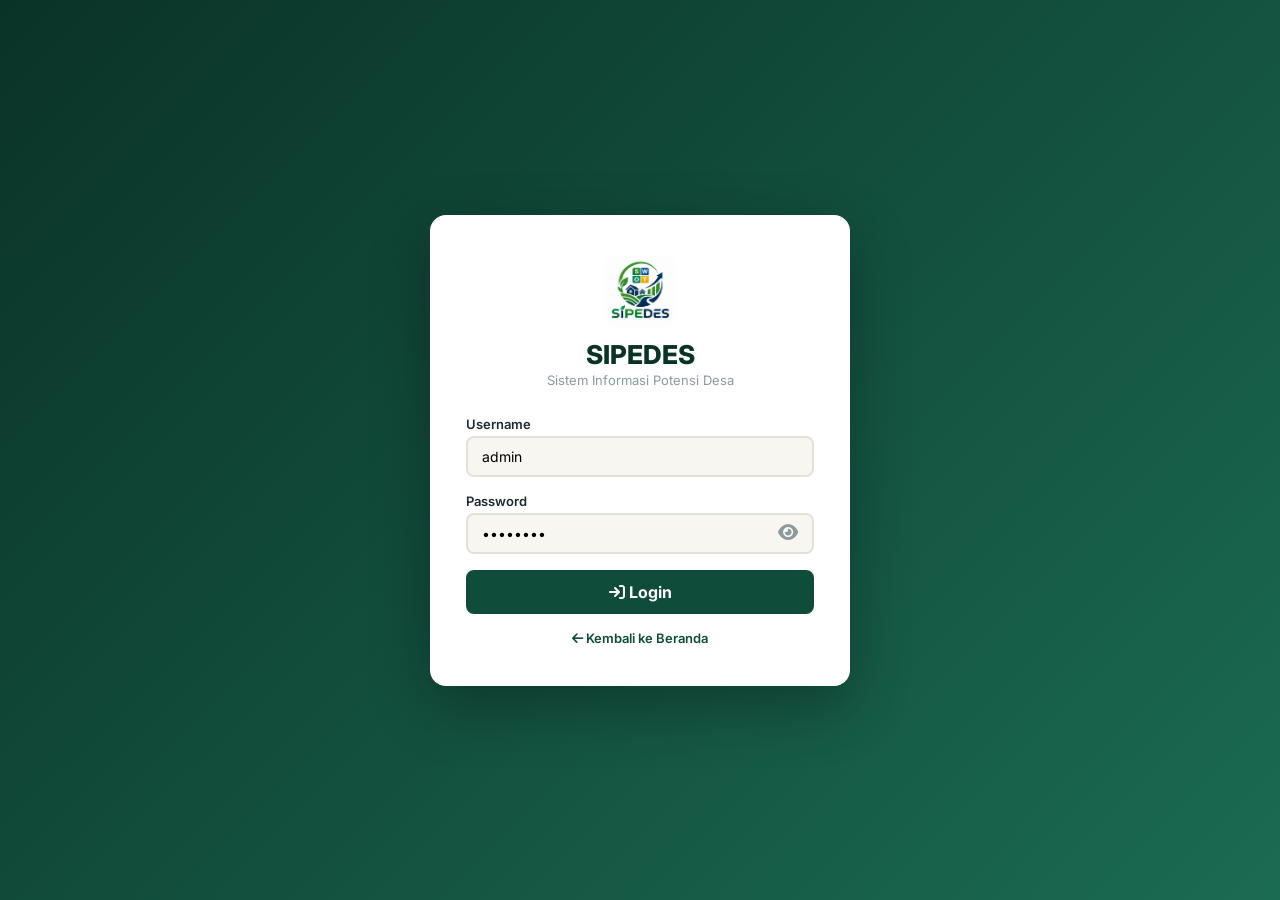
<file: login.html>
<!doctype html>
<html lang="id">
  <head>
    <meta charset="UTF-8" />
    <meta name="viewport" content="width=device-width, initial-scale=1.0" />
    <title>Login · SIPEDES</title>
    <link
      href="https://fonts.googleapis.com/css2?family=Inter:wght@300;400;500;600;700;800&display=swap"
      rel="stylesheet"
    />
    <link
      rel="stylesheet"
      href="https://cdnjs.cloudflare.com/ajax/libs/font-awesome/6.5.0/css/all.min.css"
    />
    <link rel="icon" type="image/png" href="assets/images/logo.png" />
    <style>
      * {
        margin: 0;
        padding: 0;
        box-sizing: border-box;
      }

      body {
        font-family: "Inter", sans-serif;
        min-height: 100vh;
        display: flex;
        align-items: center;
        justify-content: center;
        background: linear-gradient(135deg, #0a3327, #1b6b52);
        padding: 20px;
      }

      .login-card {
        background: #ffffff;
        border-radius: 16px;
        padding: 40px 36px;
        max-width: 420px;
        width: 100%;
        box-shadow: 0 20px 60px rgba(0, 0, 0, 0.3);
        animation: fadeInUp 0.6s cubic-bezier(0.22, 1, 0.36, 1);
      }

      @keyframes fadeInUp {
        from {
          opacity: 0;
          transform: translateY(30px);
        }
        to {
          opacity: 1;
          transform: translateY(0);
        }
      }

      .login-logo {
        text-align: center;
        margin-bottom: 28px;
      }

      .login-logo img {
        width: 72px;
        height: 72px;
        border-radius: 12px;
        margin-bottom: 8px;
      }

      .login-logo h1 {
        font-size: 26px;
        font-weight: 800;
        color: #0a3327;
      }

      .login-logo h1 span {
        color: #c9956b;
      }

      .login-logo p {
        font-size: 13px;
        color: #8a9a9f;
        margin-top: 2px;
      }

      .login-error {
        background: #ffebee;
        color: #c62828;
        padding: 10px 14px;
        border-radius: 8px;
        font-size: 13px;
        margin-bottom: 16px;
        display: none;
        border-left: 4px solid #c62828;
      }

      .login-error.show {
        display: block;
      }

      .form-group {
        margin-bottom: 16px;
        position: relative;
      }

      .form-group label {
        display: block;
        font-size: 13px;
        font-weight: 600;
        color: #1e2a2f;
        margin-bottom: 4px;
      }

      .form-group input {
        width: 100%;
        padding: 10px 14px;
        border: 2px solid #e0e3d8;
        border-radius: 8px;
        font-size: 14px;
        font-family: "Inter", sans-serif;
        background: #f8f6f0;
        transition: 0.3s ease;
      }

      .form-group input:focus {
        outline: none;
        border-color: #0f4c3a;
        background: #fff;
        box-shadow: 0 0 0 4px rgba(15, 76, 58, 0.08);
      }

      .password-wrapper {
        position: relative;
      }

      .password-wrapper input {
        padding-right: 44px;
      }

      .password-toggle {
        position: absolute;
        right: 12px;
        top: 50%;
        transform: translateY(-50%);
        background: none;
        border: none;
        cursor: pointer;
        color: #8a9a9f;
        font-size: 18px;
        padding: 4px;
        transition: 0.3s;
        z-index: 2;
      }

      .password-toggle:hover {
        color: #0f4c3a;
      }

      .btn-login {
        width: 100%;
        padding: 12px;
        background: #0f4c3a;
        color: #fff;
        border: none;
        border-radius: 8px;
        font-size: 16px;
        font-weight: 700;
        cursor: pointer;
        transition: 0.3s ease;
        font-family: "Inter", sans-serif;
      }

      .btn-login:hover {
        background: #1b6b52;
        transform: translateY(-2px);
        box-shadow: 0 8px 24px rgba(15, 76, 58, 0.25);
      }

      .btn-login:disabled {
        opacity: 0.6;
        cursor: not-allowed;
        transform: none;
      }

      .login-footer {
        text-align: center;
        margin-top: 16px;
        font-size: 13px;
        color: #8a9a9f;
      }

      .login-footer a {
        color: #0f4c3a;
        font-weight: 600;
        text-decoration: none;
        transition: 0.3s;
      }

      .login-footer a:hover {
        color: #1b6b52;
        text-decoration: underline;
      }

      .spinner {
        display: inline-block;
        width: 18px;
        height: 18px;
        border: 2px solid rgba(255, 255, 255, 0.3);
        border-top-color: #fff;
        border-radius: 50%;
        animation: spin 0.6s linear infinite;
        vertical-align: middle;
        margin-right: 8px;
      }

      @keyframes spin {
        to {
          transform: rotate(360deg);
        }
      }

      @media (max-width: 480px) {
        .login-card {
          padding: 28px 20px;
        }
        .login-logo h1 {
          font-size: 22px;
        }
        .login-logo img {
          width: 56px;
          height: 56px;
        }
      }
    </style>
  </head>
  <body>
    <div class="login-card">
      <div class="login-logo">
        <img
          src="assets/images/logo.png"
          alt="SIPEDES"
          onerror="
            this.src =
              'data:image/svg+xml,%3Csvg xmlns=%22http://www.w3.org/2000/svg%22 viewBox=%220 0 100 100%22%3E%3Crect width=%22100%22 height=%22100%22 rx=%2220%22 fill=%22%230f4c3a%22/%3E%3Ctext x=%2250%22 y=%2265%22 text-anchor=%22middle%22 font-family=%22Arial%22 font-size=%2248%22 font-weight=%22900%22 fill=%22%23c9956b%22%3ES%3C/text%3E%3C/svg%3E'
          "
        />
        <h1>SIPEDES</h1>
        <p>Sistem Informasi Potensi Desa</p>
      </div>

      <div class="login-error" id="loginError">
        <i class="fas fa-exclamation-circle"></i>
        <span id="errorMessage">Username atau password salah!</span>
      </div>

      <form id="loginForm">
        <div class="form-group">
          <label for="username">Username</label>
          <input
            type="text"
            id="username"
            placeholder="Masukkan username"
            value="admin"
          />
        </div>

        <div class="form-group">
          <label for="password">Password</label>
          <div class="password-wrapper">
            <input
              type="password"
              id="password"
              placeholder="Masukkan password"
              value="admin123"
            />
            <button type="button" class="password-toggle" id="togglePassword">
              <i class="fas fa-eye" id="eyeIcon"></i>
            </button>
          </div>
        </div>

        <button type="submit" class="btn-login" id="loginBtn">
          <i class="fas fa-arrow-right-to-bracket"></i> Login
        </button>
      </form>

      <div class="login-footer">
        <a href="index.html"
          ><i class="fas fa-arrow-left"></i> Kembali ke Beranda</a
        >
      </div>
    </div>

    <script src="js/auth.js"></script>
    <script>
      document.addEventListener("DOMContentLoaded", function () {
        var user = isLoggedIn();
        if (user) {
          redirectByRole(user.role);
          return;
        }

        // Toggle Password
        var toggleBtn = document.getElementById("togglePassword");
        var passwordInput = document.getElementById("password");
        var eyeIcon = document.getElementById("eyeIcon");

        toggleBtn.addEventListener("click", function () {
          var type =
            passwordInput.getAttribute("type") === "password"
              ? "text"
              : "password";
          passwordInput.setAttribute("type", type);
          eyeIcon.className =
            type === "password" ? "fas fa-eye" : "fas fa-eye-slash";
        });

        var form = document.getElementById("loginForm");
        var btn = document.getElementById("loginBtn");
        var error = document.getElementById("loginError");
        var errorMsg = document.getElementById("errorMessage");

        form.addEventListener("submit", function (e) {
          e.preventDefault();
          var username = document.getElementById("username").value.trim();
          var password = document.getElementById("password").value.trim();

          if (!username || !password) {
            errorMsg.textContent = "Username dan password harus diisi!";
            error.classList.add("show");
            return;
          }

          error.classList.remove("show");
          btn.disabled = true;
          btn.innerHTML = '<span class="spinner"></span> Memproses...';

          setTimeout(function () {
            var result = login(username, password);
            if (result.success) {
              btn.innerHTML = '<i class="fas fa-check"></i> Berhasil!';
              btn.style.background = "#2e7d32";
              setTimeout(function () {
                redirectByRole(result.user.role);
              }, 600);
            } else {
              errorMsg.textContent = result.message;
              error.classList.add("show");
              btn.disabled = false;
              btn.innerHTML =
                '<i class="fas fa-arrow-right-to-bracket"></i> Login';
              btn.style.background = "#0f4c3a";
            }
          }, 500);
        });
      });
    </script>
  </body>
</html>
</file>
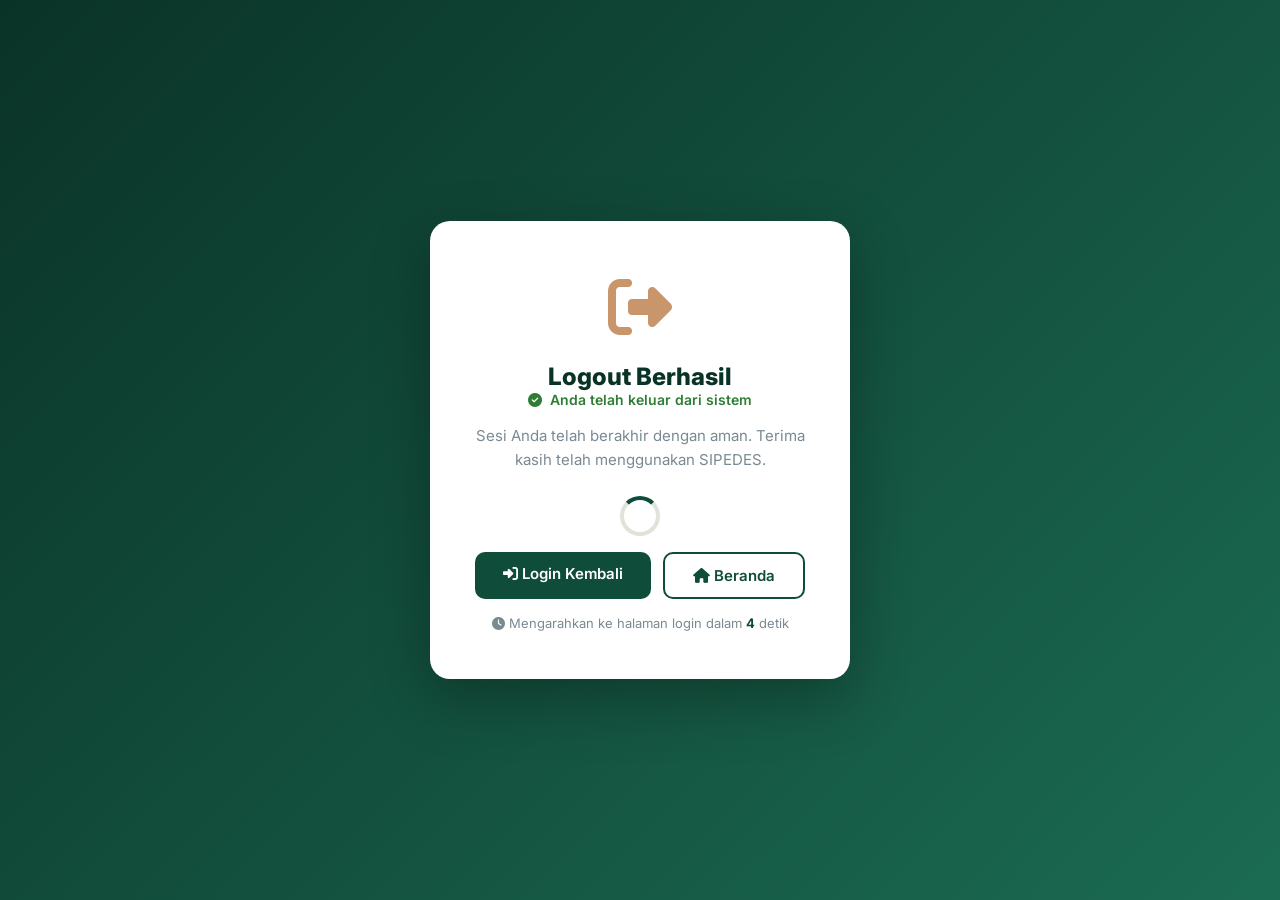
<file: logout.html>
<!doctype html>
<html lang="id">
  <head>
    <meta charset="UTF-8" />
    <meta name="viewport" content="width=device-width, initial-scale=1.0" />
    <title>Logout · SIPEDES</title>
    <link
      href="https://fonts.googleapis.com/css2?family=Inter:wght@300;400;500;600;700;800&display=swap"
      rel="stylesheet"
    />
    <link
      rel="stylesheet"
      href="https://cdnjs.cloudflare.com/ajax/libs/font-awesome/6.5.0/css/all.min.css"
    />
    <link rel="icon" type="image/png" href="assets/images/logo.png" />
    <style>
      * {
        margin: 0;
        padding: 0;
        box-sizing: border-box;
      }
      body {
        font-family: "Inter", sans-serif;
        min-height: 100vh;
        display: flex;
        align-items: center;
        justify-content: center;
        background: linear-gradient(135deg, #0a3327, #1b6b52);
        padding: 20px;
      }
      .logout-card {
        background: #ffffff;
        border-radius: 20px;
        padding: 48px 40px;
        max-width: 420px;
        width: 100%;
        text-align: center;
        box-shadow: 0 20px 60px rgba(0, 0, 0, 0.3);
        animation: fadeInUp 0.6s cubic-bezier(0.22, 1, 0.36, 1);
      }
      @keyframes fadeInUp {
        from {
          opacity: 0;
          transform: translateY(30px);
        }
        to {
          opacity: 1;
          transform: translateY(0);
        }
      }
      .logout-card .icon {
        font-size: 64px;
        color: #c9956b;
        margin-bottom: 16px;
        animation: pulse 1.5s ease-in-out infinite;
      }
      @keyframes pulse {
        0%,
        100% {
          transform: scale(1);
        }
        50% {
          transform: scale(1.1);
        }
      }
      .logout-card h1 {
        font-size: 24px;
        font-weight: 800;
        color: #0a3327;
      }
      .logout-card p {
        color: #7a8a92;
        font-size: 15px;
        margin: 8px 0 24px;
        line-height: 1.6;
      }
      .logout-card .btn-group {
        display: flex;
        gap: 12px;
        justify-content: center;
        flex-wrap: wrap;
      }
      .logout-card .btn-group a {
        padding: 12px 28px;
        border-radius: 10px;
        font-weight: 600;
        font-size: 15px;
        text-decoration: none;
        transition: 0.3s;
      }
      .logout-card .btn-group .btn-primary {
        background: #0f4c3a;
        color: #fff;
      }
      .logout-card .btn-group .btn-primary:hover {
        background: #1b6b52;
        transform: translateY(-2px);
        box-shadow: 0 8px 24px rgba(15, 76, 58, 0.3);
      }
      .logout-card .btn-group .btn-outline {
        background: transparent;
        color: #0f4c3a;
        border: 2px solid #0f4c3a;
      }
      .logout-card .btn-group .btn-outline:hover {
        background: #e8f5e9;
        transform: translateY(-2px);
      }
      .logout-spinner {
        width: 40px;
        height: 40px;
        border: 4px solid #e0e3d8;
        border-top-color: #0f4c3a;
        border-radius: 50%;
        animation: spin 0.8s linear infinite;
        margin: 0 auto 16px;
      }
      @keyframes spin {
        to {
          transform: rotate(360deg);
        }
      }
      .logout-timer {
        font-size: 13px;
        color: #7a8a92;
        margin-top: 16px;
      }
      .logout-timer strong {
        color: #0f4c3a;
      }
      .logout-success {
        color: #2e7d32;
        font-weight: 600;
        font-size: 14px;
        margin-bottom: 16px;
        display: flex;
        align-items: center;
        justify-content: center;
        gap: 8px;
      }
      @media (max-width: 480px) {
        .logout-card {
          padding: 32px 24px;
        }
        .logout-card .icon {
          font-size: 48px;
        }
        .logout-card h1 {
          font-size: 20px;
        }
        .logout-card .btn-group a {
          padding: 10px 20px;
          font-size: 13px;
          width: 100%;
        }
        .logout-card .btn-group {
          flex-direction: column;
        }
      }
    </style>
  </head>
  <body>
    <div class="logout-card">
      <div class="icon"><i class="fas fa-sign-out-alt"></i></div>
      <h1>Logout Berhasil</h1>
      <div class="logout-success">
        <i class="fas fa-check-circle"></i> Anda telah keluar dari sistem
      </div>
      <p>
        Sesi Anda telah berakhir dengan aman. Terima kasih telah menggunakan
        SIPEDES.
      </p>
      <div class="logout-spinner"></div>
      <div class="btn-group">
        <a href="login.html" class="btn-primary"
          ><i class="fas fa-sign-in-alt"></i> Login Kembali</a
        >
        <a href="index.html" class="btn-outline"
          ><i class="fas fa-home"></i> Beranda</a
        >
      </div>
      <div class="logout-timer">
        <i class="fas fa-clock"></i>
        Mengarahkan ke halaman login dalam
        <strong id="countdown">5</strong> detik
      </div>
    </div>
    <script>
      localStorage.removeItem("sipedes_user");
      sessionStorage.clear();

      var keys = Object.keys(localStorage);
      keys.forEach(function (key) {
        if (key.startsWith("sipedes_")) {
          localStorage.removeItem(key);
        }
      });

      var seconds = 5;
      var countdownEl = document.getElementById("countdown");
      var interval = setInterval(function () {
        seconds--;
        if (countdownEl) countdownEl.textContent = seconds;
        if (seconds <= 0) {
          clearInterval(interval);
          window.location.href = "login.html";
        }
      }, 1000);
    </script>
  </body>
</html>
</file>
<file: css/style.css>
/* ============================================================
   STYLE UTAMA - SIPEDES
   ============================================================ */

:root {
  --primary: #0f4c3a;
  --primary-light: #1b6b52;
  --primary-dark: #0a3327;
  --primary-50: #e8f5e9;
  --accent: #c9956b;
  --accent-light: #f0e0c8;
  --bg: #f7f5f0;
  --bg-white: #ffffff;
  --text: #1e2a2f;
  --text-light: #4a5a62;
  --text-muted: #7a8a92;
  --border: #e0e3d8;
  --shadow: 0 4px 20px rgba(0, 0, 0, 0.06);
  --shadow-hover: 0 8px 30px rgba(0, 0, 0, 0.1);
  --radius: 14px;
  --radius-sm: 8px;
  --transition: 0.3s cubic-bezier(0.25, 0.46, 0.45, 0.94);
  --font: "Inter", -apple-system, BlinkMacSystemFont, sans-serif;
  --header-height: 64px;
}

* {
  margin: 0;
  padding: 0;
  box-sizing: border-box;
}

html {
  scroll-behavior: smooth;
  scroll-padding-top: 80px;
}

body {
  font-family: var(--font);
  background: var(--bg);
  color: var(--text);
  line-height: 1.7;
  overflow-x: hidden;
  padding-top: var(--header-height);
}

a {
  text-decoration: none;
  color: inherit;
}

ul {
  list-style: none;
}

img {
  max-width: 100%;
  display: block;
}

.container {
  max-width: 1200px;
  margin: 0 auto;
  padding: 0 24px;
}

/* ============================================================
   PRELOADER
   ============================================================ */
#preloader {
  position: fixed;
  inset: 0;
  z-index: 9999;
  background: var(--primary-dark);
  display: flex;
  flex-direction: column;
  align-items: center;
  justify-content: center;
  transition:
    opacity 0.8s ease,
    visibility 0.8s ease;
}

#preloader.hide {
  opacity: 0;
  visibility: hidden;
}

.loader-ring {
  width: 64px;
  height: 64px;
  border: 4px solid rgba(255, 255, 255, 0.1);
  border-top-color: var(--accent);
  border-radius: 50%;
  animation: spin 0.9s linear infinite;
  margin-bottom: 16px;
}

@keyframes spin {
  to {
    transform: rotate(360deg);
  }
}

.loader-text {
  font-size: 28px;
  font-weight: 800;
  color: #fff;
  letter-spacing: 4px;
}

.loader-sub {
  font-size: 14px;
  color: rgba(255, 255, 255, 0.5);
  margin-top: 8px;
}

/* ============================================================
   HEADER
   ============================================================ */
.header {
  position: fixed;
  top: 0;
  left: 0;
  right: 0;
  z-index: 1000;
  background: rgba(255, 255, 255, 0.95);
  backdrop-filter: blur(16px);
  -webkit-backdrop-filter: blur(16px);
  border-bottom: 1px solid rgba(0, 0, 0, 0.05);
  height: var(--header-height);
  transition: var(--transition);
}

.header.scrolled {
  box-shadow: var(--shadow);
}

.navbar {
  display: flex;
  align-items: center;
  justify-content: space-between;
  height: var(--header-height);
  padding: 0 16px;
}

.brand {
  display: flex;
  align-items: center;
  gap: 10px;
  font-weight: 700;
  font-size: 20px;
  color: var(--primary-dark);
  flex-shrink: 0;
}

.brand img {
  height: 40px;
  width: 40px;
  border-radius: 10px;
  object-fit: cover;
}

.brand small {
  font-size: 11px;
  font-weight: 400;
  color: var(--text-muted);
  background: var(--bg);
  padding: 2px 12px;
  border-radius: 12px;
}

.nav-menu {
  display: flex;
  gap: 4px;
  align-items: center;
}

.nav-menu a {
  padding: 8px 16px;
  font-size: 14px;
  font-weight: 500;
  color: var(--text-light);
  border-radius: 30px;
  transition: var(--transition);
  white-space: nowrap;
}

.nav-menu a:hover {
  color: var(--primary);
  background: var(--primary-50);
}

.nav-menu a.active {
  color: #fff;
  background: var(--primary);
}

.nav-menu a i {
  font-size: 14px;
}

.nav-dashboard {
  background: var(--primary-50);
  color: var(--primary) !important;
}

.nav-login {
  background: var(--accent);
  color: #fff !important;
}

.nav-login:hover {
  background: var(--accent) !important;
  opacity: 0.9;
}

.nav-toggle {
  display: none;
  flex-direction: column;
  gap: 5px;
  background: none;
  border: none;
  cursor: pointer;
  padding: 4px;
}

.nav-toggle span {
  width: 28px;
  height: 2.5px;
  background: var(--text);
  border-radius: 2px;
  transition: var(--transition);
}

.nav-toggle.active span:nth-child(1) {
  transform: rotate(45deg) translate(5px, 5px);
}
.nav-toggle.active span:nth-child(2) {
  opacity: 0;
}
.nav-toggle.active span:nth-child(3) {
  transform: rotate(-45deg) translate(5px, -5px);
}

/* ============================================================
   MOBILE MENU
   ============================================================ */
.nav-menu-mobile {
  position: fixed;
  top: var(--header-height);
  left: 0;
  right: 0;
  background: rgba(255, 255, 255, 0.98);
  backdrop-filter: blur(12px);
  padding: 16px;
  border-bottom: 1px solid var(--border);
  display: none;
  flex-direction: column;
  gap: 4px;
  max-height: calc(100vh - var(--header-height));
  overflow-y: auto;
  z-index: 999;
}

.nav-menu-mobile.open {
  display: flex;
}

.nav-menu-mobile a {
  padding: 12px 16px;
  font-size: 15px;
  font-weight: 500;
  color: var(--text-light);
  border-radius: var(--radius-sm);
  transition: var(--transition);
  display: flex;
  align-items: center;
  gap: 12px;
}

.nav-menu-mobile a.active {
  color: var(--primary);
  background: var(--primary-50);
}

.nav-menu-mobile a i {
  width: 24px;
  text-align: center;
}

/* ============================================================
   HERO
   ============================================================ */
.hero {
  position: relative;
  min-height: 100vh;
  display: flex;
  align-items: center;
  background: linear-gradient(135deg, #0a3327, #1b6b52);
  overflow: hidden;
  padding: 120px 0 80px;
}

.hero-bg {
  position: absolute;
  inset: 0;
  background:
    radial-gradient(
      ellipse at 20% 50%,
      rgba(255, 255, 255, 0.05) 0%,
      transparent 60%
    ),
    radial-gradient(
      ellipse at 80% 20%,
      rgba(201, 149, 107, 0.08) 0%,
      transparent 50%
    );
}

.hero-container {
  position: relative;
  display: grid;
  grid-template-columns: 1fr 1fr;
  gap: 60px;
  align-items: center;
  z-index: 1;
}

.hero-content {
  color: #fff;
}

.hero-badge {
  display: inline-flex;
  align-items: center;
  gap: 8px;
  background: rgba(255, 255, 255, 0.12);
  backdrop-filter: blur(4px);
  padding: 6px 18px;
  border-radius: 20px;
  font-size: 13px;
  font-weight: 500;
  margin-bottom: 24px;
  border: 1px solid rgba(255, 255, 255, 0.08);
}

.hero-badge img {
  height: 20px;
  width: 20px;
  border-radius: 4px;
}

.hero-content h1 {
  font-size: 48px;
  font-weight: 800;
  line-height: 1.1;
  letter-spacing: -2px;
  margin-bottom: 16px;
}

.hero-content h1 span {
  background: linear-gradient(135deg, #f0e0c8, #d4a373);
  -webkit-background-clip: text;
  -webkit-text-fill-color: transparent;
  background-clip: text;
}

.hero-content p {
  font-size: 18px;
  opacity: 0.85;
  max-width: 520px;
  margin-bottom: 32px;
  line-height: 1.7;
}

.hero-actions {
  display: flex;
  gap: 16px;
  flex-wrap: wrap;
}

.btn {
  display: inline-flex;
  align-items: center;
  gap: 10px;
  padding: 14px 32px;
  font-size: 16px;
  font-weight: 600;
  border-radius: 50px;
  transition: var(--transition);
  border: none;
  cursor: pointer;
}

.btn-primary {
  background: #fff;
  color: var(--primary-dark);
}

.btn-primary:hover {
  transform: translateY(-2px);
  box-shadow: 0 12px 32px rgba(0, 0, 0, 0.25);
}

.btn-outline {
  background: transparent;
  color: #fff;
  border: 2px solid rgba(255, 255, 255, 0.25);
}

.btn-outline:hover {
  background: rgba(255, 255, 255, 0.1);
  border-color: #fff;
}

.hero-stats {
  display: grid;
  grid-template-columns: repeat(4, 1fr);
  gap: 16px;
  background: rgba(255, 255, 255, 0.08);
  backdrop-filter: blur(4px);
  padding: 28px 24px;
  border-radius: var(--radius);
  border: 1px solid rgba(255, 255, 255, 0.06);
}

.stat-item {
  text-align: center;
}

.stat-item .stat-number {
  display: block;
  font-size: 32px;
  font-weight: 800;
  color: #fff;
  line-height: 1.1;
}

.stat-item label {
  font-size: 13px;
  color: rgba(255, 255, 255, 0.6);
}

.hero-scroll {
  position: absolute;
  bottom: 30px;
  left: 50%;
  transform: translateX(-50%);
  z-index: 1;
}

.scroll-down {
  display: flex;
  flex-direction: column;
  align-items: center;
  gap: 4px;
  color: rgba(255, 255, 255, 0.4);
  font-size: 12px;
  letter-spacing: 1px;
  transition: var(--transition);
}

.scroll-down:hover {
  color: #fff;
}

.scroll-down i {
  animation: bounce 2s ease-in-out infinite;
}

@keyframes bounce {
  0%,
  100% {
    transform: translateY(0);
  }
  50% {
    transform: translateY(8px);
  }
}

/* ============================================================
   SECTION
   ============================================================ */
.section {
  padding: 80px 0;
}

.section-head {
  text-align: center;
  margin-bottom: 48px;
}

.section-tag {
  display: inline-flex;
  align-items: center;
  gap: 8px;
  font-size: 13px;
  font-weight: 600;
  text-transform: uppercase;
  letter-spacing: 1.5px;
  color: var(--accent);
  background: var(--accent-light);
  padding: 6px 20px;
  border-radius: 20px;
  margin-bottom: 12px;
}

.section-head h2 {
  font-size: 36px;
  font-weight: 800;
  color: var(--primary-dark);
  letter-spacing: -1px;
}

.section-line {
  width: 60px;
  height: 3px;
  background: linear-gradient(90deg, var(--primary), var(--accent));
  margin: 12px auto 20px;
  border-radius: 2px;
}

.section-head p {
  max-width: 700px;
  margin: 0 auto;
  font-size: 17px;
  color: var(--text-light);
  line-height: 1.8;
}

/* ============================================================
   PROFIL
   ============================================================ */
.profil {
  background: var(--bg-white);
}

.profil-grid {
  display: grid;
  grid-template-columns: repeat(4, 1fr);
  gap: 24px;
}

.profil-card {
  background: var(--bg);
  padding: 28px 24px;
  border-radius: var(--radius);
  transition: var(--transition);
  border: 1px solid transparent;
}

.profil-card:hover {
  transform: translateY(-4px);
  box-shadow: var(--shadow-hover);
  border-color: var(--primary-100);
}

.profil-icon {
  width: 48px;
  height: 48px;
  background: var(--primary-50);
  color: var(--primary);
  border-radius: 12px;
  display: flex;
  align-items: center;
  justify-content: center;
  font-size: 22px;
  margin-bottom: 16px;
}

.profil-card h3 {
  font-size: 18px;
  font-weight: 700;
  color: var(--primary-dark);
  margin-bottom: 12px;
}

.profil-card ul li {
  font-size: 14px;
  color: var(--text-light);
  padding: 4px 0;
  border-bottom: 1px solid rgba(0, 0, 0, 0.04);
  display: flex;
  justify-content: space-between;
}

.profil-card ul li:last-child {
  border-bottom: none;
}

.profil-card ul li strong {
  color: var(--text);
}

/* ============================================================
   POTENSI
   ============================================================ */
.potensi {
  background: var(--bg);
}

.potensi-grid {
  display: grid;
  grid-template-columns: repeat(4, 1fr);
  gap: 24px;
}

.potensi-card {
  background: var(--bg-white);
  padding: 32px 28px;
  border-radius: var(--radius);
  box-shadow: var(--shadow);
  transition: var(--transition);
  border: 1px solid var(--border);
}

.potensi-card:hover {
  transform: translateY(-6px);
  box-shadow: var(--shadow-hover);
  border-color: var(--primary-200);
}

.potensi-icon {
  width: 56px;
  height: 56px;
  border-radius: 14px;
  display: flex;
  align-items: center;
  justify-content: center;
  font-size: 26px;
  margin-bottom: 16px;
}

.potensi-card h3 {
  font-size: 20px;
  font-weight: 700;
  color: var(--primary-dark);
  margin-bottom: 10px;
}

.potensi-card p {
  font-size: 14px;
  color: var(--text-light);
  margin-bottom: 14px;
  line-height: 1.6;
}

.potensi-card ul li {
  font-size: 14px;
  color: var(--text-light);
  padding: 4px 0;
  display: flex;
  align-items: flex-start;
  gap: 10px;
}

.potensi-card ul li i {
  color: var(--primary);
  margin-top: 5px;
}

/* ============================================================
   STRATEGI
   ============================================================ */
.strategi {
  background: var(--bg);
}

.strategi-grid {
  display: grid;
  grid-template-columns: 1fr 1fr;
  gap: 24px;
}

.strategi-card {
  display: flex;
  gap: 20px;
  background: #ffffff;
  padding: 28px 32px;
  border-radius: var(--radius);
  box-shadow: var(--shadow);
  transition: var(--transition);
  border: 1px solid var(--border);
}

.strategi-card:hover {
  transform: translateY(-4px);
  box-shadow: var(--shadow-hover);
}

.strategi-number {
  font-size: 36px;
  font-weight: 800;
  color: var(--primary-100);
  line-height: 1;
  min-width: 52px;
}

.strategi-content {
  flex: 1;
}

.strategi-content h3 {
  font-size: 18px;
  font-weight: 700;
  color: var(--primary-dark);
  margin-bottom: 4px;
}

.strategi-type {
  display: inline-block;
  font-size: 12px;
  font-weight: 600;
  padding: 2px 14px;
  border-radius: 12px;
  margin-bottom: 10px;
}

.strategi-content p {
  font-size: 14px;
  color: var(--text-light);
  line-height: 1.7;
  margin-bottom: 12px;
}

.strategi-detail {
  display: flex;
  gap: 20px;
  font-size: 13px;
  color: var(--text-muted);
  flex-wrap: wrap;
}

.strategi-detail span {
  display: flex;
  align-items: center;
  gap: 6px;
}

.strategi-detail i {
  color: var(--primary);
}

.strategi-indikator {
  margin-top: 12px;
  padding-top: 12px;
  border-top: 1px solid var(--border);
}

.strategi-indikator small {
  font-size: 12px;
  font-weight: 600;
  color: var(--text-muted);
}

.strategi-indikator ul {
  display: flex;
  flex-wrap: wrap;
  gap: 4px 16px;
  margin-top: 4px;
}

.strategi-indikator ul li {
  font-size: 13px;
  color: var(--text-light);
  position: relative;
  padding-left: 16px;
}

.strategi-indikator ul li::before {
  content: "•";
  position: absolute;
  left: 0;
  color: var(--accent);
}

/* ============================================================
   PROGRAM
   ============================================================ */
.program {
  background: var(--bg-white);
}

.program-grid {
  display: grid;
  grid-template-columns: 1fr 1fr;
  gap: 20px;
}

.program-card {
  display: flex;
  gap: 16px;
  background: var(--bg);
  padding: 24px 28px;
  border-radius: var(--radius);
  transition: var(--transition);
  border: 1px solid transparent;
}

.program-card:hover {
  transform: translateY(-3px);
  box-shadow: var(--shadow-hover);
  border-color: var(--primary-100);
}

.program-number {
  width: 40px;
  height: 40px;
  background: var(--primary);
  color: #fff;
  border-radius: 50%;
  display: flex;
  align-items: center;
  justify-content: center;
  font-size: 18px;
  font-weight: 700;
  flex-shrink: 0;
}

.program-content {
  flex: 1;
}

.program-content h4 {
  font-size: 17px;
  font-weight: 700;
  color: var(--primary-dark);
  margin-bottom: 4px;
}

.program-content p {
  font-size: 14px;
  color: var(--text-light);
  margin-bottom: 10px;
}

.program-meta {
  display: flex;
  gap: 12px;
  font-size: 13px;
  color: var(--text-muted);
  flex-wrap: wrap;
  align-items: center;
}

.program-meta span {
  display: flex;
  align-items: center;
  gap: 6px;
}

.program-meta i {
  color: var(--accent);
}

.program-status {
  padding: 2px 12px;
  border-radius: 12px;
  font-weight: 600;
  font-size: 12px;
}

.program-indikator {
  margin-top: 10px;
  padding-top: 10px;
  border-top: 1px solid var(--border);
}

.program-indikator small {
  font-size: 12px;
  font-weight: 600;
  color: var(--text-muted);
}

.program-indikator span {
  font-size: 13px;
  color: var(--text-light);
  display: inline-block;
  margin-left: 6px;
}

/* ============================================================
   TENTANG
   ============================================================ */
.tentang {
  background: var(--bg);
}

.tentang-grid {
  display: grid;
  grid-template-columns: repeat(3, 1fr);
  gap: 24px;
}

.tentang-card {
  background: #ffffff;
  padding: 32px 28px;
  border-radius: var(--radius);
  box-shadow: var(--shadow);
  transition: var(--transition);
  border: 1px solid var(--border);
  text-align: center;
}

.tentang-card:hover {
  transform: translateY(-4px);
  box-shadow: var(--shadow-hover);
}

.tentang-icon {
  width: 64px;
  height: 64px;
  background: var(--primary-50);
  color: var(--primary);
  border-radius: 50%;
  display: flex;
  align-items: center;
  justify-content: center;
  font-size: 28px;
  margin: 0 auto 16px;
}

.tentang-card h3 {
  font-size: 20px;
  font-weight: 700;
  color: var(--primary-dark);
  margin-bottom: 12px;
}

.tentang-card p {
  font-size: 15px;
  color: var(--text-light);
  line-height: 1.7;
}

.tentang-card ul li {
  font-size: 14px;
  color: var(--text-light);
  padding: 4px 0;
  text-align: left;
  padding-left: 24px;
  position: relative;
}

.tentang-card ul li::before {
  content: "✓";
  position: absolute;
  left: 0;
  color: #2e7d32;
  font-weight: 700;
}

/* ============================================================
   FOOTER
   ============================================================ */
.footer {
  background: var(--primary-dark);
  color: rgba(255, 255, 255, 0.8);
  padding: 48px 0 24px;
}

.footer-grid {
  display: grid;
  grid-template-columns: 2fr 1fr 1.5fr;
  gap: 40px;
  padding-bottom: 32px;
  border-bottom: 1px solid rgba(255, 255, 255, 0.08);
}

.footer-brand h3 {
  font-size: 24px;
  font-weight: 700;
  color: #fff;
  display: flex;
  align-items: center;
  gap: 8px;
}

.footer-brand h3 img {
  height: 28px;
  width: 28px;
  border-radius: 6px;
}

.footer-brand p {
  font-size: 14px;
  opacity: 0.7;
  margin: 4px 0 8px;
}

.footer-tagline {
  font-style: italic;
  font-size: 14px;
  opacity: 0.5;
  color: var(--accent-light);
}

.footer-tagline i {
  opacity: 0.3;
  margin-right: 4px;
}

.footer-links h4,
.footer-info h4 {
  color: #fff;
  font-size: 16px;
  font-weight: 600;
  margin-bottom: 16px;
}

.footer-links ul li {
  padding: 4px 0;
}

.footer-links ul li a {
  font-size: 14px;
  opacity: 0.7;
  transition: var(--transition);
  display: flex;
  align-items: center;
  gap: 8px;
}

.footer-links ul li a i {
  font-size: 10px;
  color: var(--accent);
}

.footer-links ul li a:hover {
  opacity: 1;
  color: var(--accent);
}

.footer-info p {
  font-size: 14px;
  opacity: 0.7;
  margin-bottom: 6px;
  display: flex;
  align-items: flex-start;
  gap: 10px;
}

.footer-info p i {
  color: var(--accent);
  margin-top: 4px;
  min-width: 18px;
}

.footer-bottom {
  text-align: center;
  padding-top: 24px;
  font-size: 13px;
  opacity: 0.5;
}

.footer-credit {
  font-size: 12px;
  opacity: 0.3;
  margin-top: 4px;
}

/* ============================================================
   SCROLL TOP
   ============================================================ */
.scroll-top {
  position: fixed;
  bottom: 30px;
  right: 30px;
  width: 48px;
  height: 48px;
  background: var(--primary);
  color: #fff;
  border: none;
  border-radius: 50%;
  font-size: 18px;
  cursor: pointer;
  box-shadow: var(--shadow-hover);
  transition: var(--transition);
  opacity: 0;
  visibility: hidden;
  transform: translateY(20px);
  z-index: 999;
}

.scroll-top.visible {
  opacity: 1;
  visibility: visible;
  transform: translateY(0);
}

.scroll-top:hover {
  background: var(--primary-light);
  transform: translateY(-3px);
}

/* ============================================================
   TOAST / NOTIFICATION
   ============================================================ */
#toastContainer {
  position: fixed;
  top: 80px;
  right: 20px;
  z-index: 9999;
  pointer-events: none;
  max-width: 420px;
  width: 100%;
}

#toastContainer .toast {
  pointer-events: auto;
  margin-bottom: 10px;
  padding: 14px 20px;
  border-radius: 12px;
  font-weight: 500;
  font-size: 14px;
  box-shadow: 0 8px 40px rgba(0, 0, 0, 0.18);
  animation: toastSlideIn 0.5s cubic-bezier(0.22, 1, 0.36, 1);
  display: flex;
  align-items: center;
  gap: 12px;
  color: #fff;
  border-left: 4px solid rgba(255, 255, 255, 0.3);
  backdrop-filter: blur(8px);
  position: relative;
  overflow: hidden;
}

#toastContainer .toast::before {
  content: "";
  position: absolute;
  top: 0;
  left: 0;
  right: 0;
  bottom: 0;
  background: rgba(255, 255, 255, 0.05);
  pointer-events: none;
}

#toastContainer .toast.success {
  background: linear-gradient(135deg, #2e7d32, #1b5e20);
}

#toastContainer .toast.error {
  background: linear-gradient(135deg, #c62828, #b71c1c);
}

#toastContainer .toast.warning {
  background: linear-gradient(135deg, #e65100, #bf360c);
}

#toastContainer .toast.info {
  background: linear-gradient(135deg, #0d47a1, #0a3a7a);
}

#toastContainer .toast.hide {
  opacity: 0;
  transform: translateX(60px);
  transition: 0.5s cubic-bezier(0.22, 1, 0.36, 1);
}

#toastContainer .toast i {
  font-size: 20px;
  flex-shrink: 0;
}

#toastContainer .toast .toast-content {
  flex: 1;
}

#toastContainer .toast .toast-close {
  background: none;
  border: none;
  color: rgba(255, 255, 255, 0.6);
  cursor: pointer;
  font-size: 18px;
  padding: 0 4px;
  transition: 0.3s;
  flex-shrink: 0;
}

#toastContainer .toast .toast-close:hover {
  color: #fff;
}

@keyframes toastSlideIn {
  from {
    transform: translateX(80px);
    opacity: 0;
  }
  to {
    transform: translateX(0);
    opacity: 1;
  }
}

/* ============================================================
   CONFIRM MODAL
   ============================================================ */
.confirm-overlay {
  position: fixed;
  inset: 0;
  background: rgba(0, 0, 0, 0.6);
  backdrop-filter: blur(6px);
  -webkit-backdrop-filter: blur(6px);
  z-index: 99999;
  display: none;
  align-items: center;
  justify-content: center;
  padding: 20px;
  animation: fadeIn 0.25s ease;
}

.confirm-overlay.active {
  display: flex;
}

@keyframes fadeIn {
  from {
    opacity: 0;
  }
  to {
    opacity: 1;
  }
}

.confirm-box {
  background: var(--bg-white);
  border-radius: var(--radius);
  max-width: 440px;
  width: 100%;
  padding: 32px 28px;
  box-shadow: 0 24px 80px rgba(0, 0, 0, 0.4);
  animation: popIn 0.35s cubic-bezier(0.22, 1, 0.36, 1);
  text-align: center;
}

@keyframes popIn {
  from {
    transform: scale(0.92) translateY(20px);
    opacity: 0;
  }
  to {
    transform: scale(1) translateY(0);
    opacity: 1;
  }
}

.confirm-box .confirm-icon {
  font-size: 48px;
  margin-bottom: 12px;
  display: flex;
  justify-content: center;
  align-items: center;
}

.confirm-box .confirm-icon.warning {
  color: #e65100;
}
.confirm-box .confirm-icon.danger {
  color: #c62828;
}
.confirm-box .confirm-icon.success {
  color: #2e7d32;
}
.confirm-box .confirm-icon.info {
  color: #0d47a1;
}

.confirm-box h3 {
  font-size: 20px;
  font-weight: 700;
  color: var(--primary-dark);
  margin-bottom: 8px;
}

.confirm-box p {
  font-size: 14px;
  color: var(--text-muted);
  margin-bottom: 24px;
  line-height: 1.6;
}

.confirm-box .confirm-actions {
  display: flex;
  gap: 12px;
  justify-content: center;
  flex-wrap: wrap;
}

.confirm-box .confirm-actions button {
  padding: 10px 32px;
  border-radius: 10px;
  border: none;
  font-weight: 600;
  font-size: 14px;
  cursor: pointer;
  transition: 0.3s ease;
  font-family: var(--font);
  min-width: 100px;
}

.confirm-box .confirm-actions .btn-confirm-yes {
  background: #c62828;
  color: #fff;
  box-shadow: 0 4px 12px rgba(198, 40, 40, 0.3);
}

.confirm-box .confirm-actions .btn-confirm-yes:hover {
  background: #b71c1c;
  transform: translateY(-2px);
  box-shadow: 0 8px 24px rgba(198, 40, 40, 0.4);
}

.confirm-box .confirm-actions .btn-confirm-no {
  background: #e0e3d8;
  color: var(--text);
}

.confirm-box .confirm-actions .btn-confirm-no:hover {
  background: #d0d3c8;
  transform: translateY(-2px);
}

/* ============================================================
   RESPONSIVE - MOBILE FRIENDLY
   ============================================================ */
@media (max-width: 1200px) {
  .potensi-grid {
    grid-template-columns: repeat(3, 1fr);
  }
}

@media (max-width: 992px) {
  .hero-container {
    grid-template-columns: 1fr;
    gap: 40px;
  }

  .hero-content {
    text-align: center;
  }

  .hero-content p {
    max-width: 100%;
  }

  .hero-actions {
    justify-content: center;
  }

  .hero-stats {
    max-width: 100%;
  }

  .profil-grid {
    grid-template-columns: repeat(2, 1fr);
  }

  .potensi-grid {
    grid-template-columns: repeat(2, 1fr);
  }

  .strategi-grid {
    grid-template-columns: 1fr;
  }

  .program-grid {
    grid-template-columns: 1fr;
  }

  .tentang-grid {
    grid-template-columns: 1fr 1fr;
  }

  .footer-grid {
    grid-template-columns: 1fr 1fr;
  }
}

@media (max-width: 768px) {
  .container {
    padding: 0 16px;
  }

  /* Header Mobile */
  .nav-menu {
    display: none !important;
  }

  .nav-toggle {
    display: flex !important;
  }

  .brand small {
    display: none !important;
  }

  .brand {
    font-size: 16px;
  }

  .brand img {
    height: 32px;
    width: 32px;
  }

  /* Hero Mobile */
  .hero {
    padding: 80px 0 40px;
    min-height: auto;
  }

  .hero-content h1 {
    font-size: 32px;
  }

  .hero-content p {
    font-size: 15px;
  }

  .hero-stats {
    grid-template-columns: repeat(2, 1fr);
    padding: 20px;
  }

  .hero-stats .stat-number {
    font-size: 24px;
  }

  .hero-scroll {
    display: none;
  }

  /* Section Mobile */
  .section {
    padding: 40px 0;
  }

  .section-head h2 {
    font-size: 28px;
  }

  .section-head p {
    font-size: 14px;
  }

  /* Profil Mobile */
  .profil-grid {
    grid-template-columns: 1fr 1fr;
    gap: 12px;
  }

  .profil-card {
    padding: 16px;
  }

  .profil-card h3 {
    font-size: 15px;
  }

  .profil-card ul li {
    font-size: 12px;
  }

  /* Potensi Mobile */
  .potensi-grid {
    grid-template-columns: 1fr 1fr;
    gap: 12px;
  }

  .potensi-card {
    padding: 16px;
  }

  .potensi-card h3 {
    font-size: 16px;
  }

  /* Strategi Mobile */
  .strategi-grid {
    grid-template-columns: 1fr;
    gap: 12px;
  }

  .strategi-card {
    padding: 16px 20px;
    flex-direction: column;
    gap: 12px;
  }

  .strategi-number {
    font-size: 28px;
    min-width: auto;
  }

  .strategi-content h3 {
    font-size: 16px;
  }

  /* Program Mobile */
  .program-grid {
    grid-template-columns: 1fr;
    gap: 12px;
  }

  .program-card {
    padding: 16px 20px;
  }

  /* Tentang Mobile */
  .tentang-grid {
    grid-template-columns: 1fr;
    gap: 12px;
  }

  /* Footer Mobile */
  .footer-grid {
    grid-template-columns: 1fr;
    gap: 24px;
  }

  /* Toast Mobile */
  #toastContainer {
    top: 70px;
    right: 10px;
    left: 10px;
    max-width: none;
  }

  #toastContainer .toast {
    font-size: 13px;
    padding: 12px 16px;
  }

  /* Buttons Mobile */
  .btn {
    padding: 10px 20px;
    font-size: 14px;
  }

  .hero-actions .btn {
    width: 100%;
    justify-content: center;
  }

  /* Modal Mobile */
  .confirm-box {
    max-width: 100%;
    margin: 10px;
    padding: 24px 20px;
  }

  .confirm-box .confirm-actions button {
    padding: 8px 20px;
    font-size: 13px;
    min-width: 80px;
  }

  .scroll-top {
    width: 40px;
    height: 40px;
    font-size: 16px;
    bottom: 20px;
    right: 20px;
  }
}

@media (max-width: 480px) {
  .container {
    padding: 0 12px;
  }

  /* Hero Small */
  .hero-content h1 {
    font-size: 24px;
  }

  .hero-content p {
    font-size: 13px;
  }

  .hero-stats {
    grid-template-columns: 1fr 1fr;
    gap: 10px;
    padding: 12px;
  }

  .hero-stats .stat-number {
    font-size: 20px;
  }

  .hero-stats label {
    font-size: 10px;
  }

  /* Section Small */
  .section-head h2 {
    font-size: 22px;
  }

  .section-tag {
    font-size: 10px;
    padding: 4px 12px;
  }

  .section-line {
    width: 32px;
  }

  /* Profil Small */
  .profil-grid {
    grid-template-columns: 1fr;
    gap: 10px;
  }

  .profil-card {
    padding: 14px;
  }

  /* Potensi Small */
  .potensi-grid {
    grid-template-columns: 1fr;
    gap: 10px;
  }

  .potensi-card {
    padding: 14px;
  }

  .potensi-card h3 {
    font-size: 15px;
  }

  .potensi-card p {
    font-size: 12px;
  }

  .potensi-card ul li {
    font-size: 12px;
  }

  /* Strategi Small */
  .strategi-card {
    padding: 14px 16px;
  }

  .strategi-number {
    font-size: 22px;
  }

  .strategi-content h3 {
    font-size: 14px;
  }

  .strategi-content p {
    font-size: 12px;
  }

  .strategi-detail {
    font-size: 11px;
    gap: 8px;
  }

  .strategi-indikator ul li {
    font-size: 11px;
  }

  /* Program Small */
  .program-card {
    padding: 14px 16px;
    flex-direction: column;
    gap: 10px;
  }

  .program-number {
    width: 32px;
    height: 32px;
    font-size: 14px;
  }

  .program-content h4 {
    font-size: 14px;
  }

  .program-content p {
    font-size: 12px;
  }

  .program-meta {
    font-size: 11px;
    gap: 6px;
  }

  /* Tentang Small */
  .tentang-card {
    padding: 16px;
  }

  .tentang-card h3 {
    font-size: 16px;
  }

  .tentang-card p {
    font-size: 12px;
  }

  /* Footer Small */
  .footer {
    padding: 24px 0 12px;
  }

  .footer-brand h3 {
    font-size: 18px;
  }

  .footer-brand h3 img {
    height: 24px;
    width: 24px;
  }

  /* Toast Small */
  #toastContainer {
    top: 60px;
    right: 8px;
    left: 8px;
  }

  #toastContainer .toast {
    font-size: 12px;
    padding: 10px 14px;
  }

  /* Buttons Small */
  .btn {
    padding: 8px 16px;
    font-size: 13px;
  }

  /* Brand Small */
  .brand {
    font-size: 14px;
  }

  .brand img {
    height: 28px;
    width: 28px;
  }

  /* Scroll Top Small */
  .scroll-top {
    width: 36px;
    height: 36px;
    font-size: 14px;
    bottom: 16px;
    right: 16px;
  }

  /* Modal Small */
  .confirm-box {
    padding: 20px 16px;
  }

  .confirm-box .confirm-icon {
    font-size: 36px;
  }

  .confirm-box h3 {
    font-size: 16px;
  }

  .confirm-box p {
    font-size: 12px;
  }

  .confirm-box .confirm-actions button {
    padding: 8px 16px;
    font-size: 12px;
    min-width: 70px;
  }

  /* Nav Mobile */
  .nav-menu-mobile a {
    padding: 10px 14px;
    font-size: 14px;
  }

  .nav-toggle span {
    width: 24px;
    height: 2px;
  }
}

@media (max-width: 380px) {
  .hero-content h1 {
    font-size: 20px;
  }

  .hero-stats {
    grid-template-columns: 1fr 1fr;
  }

  .profil-grid {
    grid-template-columns: 1fr;
  }

  .potensi-grid {
    grid-template-columns: 1fr;
  }

  .hero-actions {
    flex-direction: column;
  }

  .hero-actions .btn {
    width: 100%;
    justify-content: center;
  }
}

/* ============================================================
   REDUCED MOTION
   ============================================================ */
@media (prefers-reduced-motion: reduce) {
  *,
  *::before,
  *::after {
    animation-duration: 0.01ms !important;
    animation-iteration-count: 1 !important;
    transition-duration: 0.01ms !important;
    scroll-behavior: auto !important;
  }

  [data-aos] {
    opacity: 1 !important;
    transform: none !important;
    transition: none !important;
  }
}
</file>
<file: css/responsive.css>
/* ============================================================
   RESPONSIVE STYLES - SIPEDES
   ============================================================ */

/* ===== SMARTPHONE PORTRAIT (≤480px) ===== */
@media (max-width: 480px) {
  .container {
    padding: 0 12px !important;
  }

  .brand {
    font-size: 16px !important;
  }
  .brand img {
    height: 28px !important;
    width: 28px !important;
  }
  .brand small {
    display: none !important;
  }

  .nav-menu a {
    font-size: 11px !important;
    padding: 4px 8px !important;
  }
  .nav-menu a i {
    font-size: 12px !important;
  }

  .hero {
    padding: 60px 0 30px !important;
    min-height: auto !important;
  }
  .hero-content h1 {
    font-size: 22px !important;
  }
  .hero-content p {
    font-size: 13px !important;
  }
  .hero-stats {
    grid-template-columns: 1fr 1fr !important;
    padding: 12px !important;
    gap: 8px !important;
  }
  .hero-stats .stat-number {
    font-size: 18px !important;
  }
  .hero-stats label {
    font-size: 10px !important;
  }
  .hero-actions {
    flex-direction: column !important;
  }
  .hero-actions .btn {
    width: 100% !important;
    justify-content: center !important;
  }

  .btn {
    padding: 10px 18px !important;
    font-size: 13px !important;
  }

  .section {
    padding: 30px 0 !important;
  }
  .section-head h2 {
    font-size: 20px !important;
  }
  .section-head p {
    font-size: 13px !important;
  }
  .section-tag {
    font-size: 10px !important;
    padding: 3px 12px !important;
  }
  .section-line {
    width: 32px !important;
    height: 2px !important;
  }

  .profil-grid {
    grid-template-columns: 1fr !important;
    gap: 10px !important;
  }
  .profil-card {
    padding: 12px 14px !important;
  }
  .profil-card h3 {
    font-size: 14px !important;
  }
  .profil-card ul li {
    font-size: 12px !important;
  }

  .potensi-grid {
    grid-template-columns: 1fr !important;
    gap: 10px !important;
  }
  .potensi-card {
    padding: 14px !important;
  }
  .potensi-card h3 {
    font-size: 14px !important;
  }
  .potensi-card p {
    font-size: 12px !important;
  }
  .potensi-card ul li {
    font-size: 11px !important;
  }

  .swot-container {
    padding: 12px !important;
  }
  .swot-form-grid {
    grid-template-columns: 1fr !important;
    gap: 10px !important;
  }
  .swot-form-col {
    padding: 10px !important;
  }
  .swot-faktor-item {
    grid-template-columns: 18px 1fr 40px 35px 20px 18px !important;
    font-size: 10px !important;
    padding: 3px 6px !important;
  }
  .swot-faktor-item .faktor-bobot {
    width: 40px !important;
  }
  .swot-faktor-item .faktor-rating {
    width: 35px !important;
  }
  .faktor-skor {
    font-size: 9px !important;
  }
  .btn-sm {
    font-size: 10px !important;
    padding: 3px 10px !important;
  }
  .swot-form-actions {
    flex-direction: column !important;
  }
  .swot-form-actions .btn {
    width: 100% !important;
    justify-content: center !important;
    padding: 10px 16px !important;
    font-size: 13px !important;
  }

  .swot-hasil,
  .swot-kuadran,
  .matrix-wrapper {
    padding: 12px !important;
  }
  .swot-hasil h3,
  .swot-kuadran h3,
  .matrix-wrapper h3 {
    font-size: 14px !important;
  }

  .hasil-grid {
    grid-template-columns: 1fr 1fr !important;
    gap: 6px !important;
  }
  .hasil-item {
    padding: 8px 10px !important;
    font-size: 11px !important;
  }
  .hasil-value {
    font-size: 14px !important;
  }

  .kuadran-chart {
    max-width: 220px !important;
  }
  .kuadran-area {
    font-size: 8px !important;
    padding: 4px !important;
  }
  .kuadran-label {
    font-size: 10px !important;
  }
  .kuadran-strategy {
    font-size: 7px !important;
  }
  .kuadran-dot {
    width: 12px !important;
    height: 12px !important;
  }
  .dot-label {
    font-size: 7px !important;
    padding: 1px 6px !important;
    top: 18px !important;
  }
  .kuadran-note {
    font-size: 11px !important;
    padding: 10px 12px !important;
  }
  .kuadran-axis-y {
    display: none !important;
  }

  .matrix-grid {
    grid-template-columns: 1fr !important;
    gap: 2px !important;
  }
  .matrix-header {
    display: none !important;
  }
  .matrix-cell {
    padding: 10px 12px !important;
    font-size: 11px !important;
  }

  .strategi-grid {
    grid-template-columns: 1fr !important;
    gap: 10px !important;
  }
  .strategi-card {
    padding: 12px 14px !important;
    flex-direction: column !important;
    gap: 8px !important;
  }
  .strategi-number {
    font-size: 20px !important;
    min-width: auto !important;
  }
  .strategi-content h3 {
    font-size: 14px !important;
  }
  .strategi-content p {
    font-size: 12px !important;
  }

  .program-grid {
    grid-template-columns: 1fr !important;
    gap: 10px !important;
  }
  .program-card {
    padding: 12px 14px !important;
    flex-direction: column !important;
    gap: 8px !important;
  }
  .program-number {
    width: 28px !important;
    height: 28px !important;
    font-size: 12px !important;
  }
  .program-content h4 {
    font-size: 14px !important;
  }

  .tentang-grid {
    grid-template-columns: 1fr !important;
    gap: 10px !important;
  }
  .tentang-card {
    padding: 16px !important;
  }

  .footer {
    padding: 24px 0 12px !important;
  }
  .footer-grid {
    grid-template-columns: 1fr !important;
    gap: 16px !important;
  }
  .footer-brand h3 {
    font-size: 18px !important;
  }

  #toastContainer {
    top: 60px !important;
    right: 8px !important;
    left: 8px !important;
    max-width: none !important;
  }
  #toastContainer .toast {
    padding: 10px 14px !important;
    font-size: 12px !important;
    border-radius: 8px !important;
  }

  .scroll-top {
    width: 40px !important;
    height: 40px !important;
    font-size: 14px !important;
    bottom: 20px !important;
    right: 20px !important;
  }

  .confirm-box {
    padding: 20px 16px !important;
    margin: 10px !important;
  }
  .confirm-box .confirm-actions button {
    padding: 8px 16px !important;
    font-size: 12px !important;
    min-width: 70px !important;
  }

  .nav-menu-mobile a {
    padding: 10px 14px !important;
    font-size: 14px !important;
  }
  .nav-toggle span {
    width: 24px !important;
    height: 2px !important;
  }
}

/* ===== SMARTPHONE LANDSCAPE (481px - 768px) ===== */
@media (min-width: 481px) and (max-width: 768px) {
  .container {
    padding: 0 16px !important;
  }

  .brand {
    font-size: 18px !important;
  }
  .brand img {
    height: 32px !important;
    width: 32px !important;
  }

  .nav-menu a {
    font-size: 12px !important;
    padding: 5px 10px !important;
  }

  .hero-content h1 {
    font-size: 30px !important;
  }
  .hero-content p {
    font-size: 15px !important;
  }
  .hero-stats {
    grid-template-columns: 1fr 1fr 1fr 1fr !important;
    padding: 16px !important;
  }
  .hero-stats .stat-number {
    font-size: 22px !important;
  }

  .btn {
    padding: 11px 22px !important;
    font-size: 14px !important;
  }

  .section {
    padding: 40px 0 !important;
  }
  .section-head h2 {
    font-size: 26px !important;
  }

  .profil-grid {
    grid-template-columns: 1fr 1fr !important;
    gap: 12px !important;
  }
  .potensi-grid {
    grid-template-columns: 1fr 1fr !important;
    gap: 12px !important;
  }

  .swot-form-grid {
    grid-template-columns: 1fr !important;
    gap: 12px !important;
  }
  .swot-faktor-item {
    grid-template-columns: 22px 1fr 50px 45px 25px 22px !important;
    font-size: 11px !important;
    padding: 4px 8px !important;
  }

  .hasil-grid {
    grid-template-columns: 1fr 1fr !important;
    gap: 8px !important;
  }

  .kuadran-chart {
    max-width: 280px !important;
  }

  .strategi-grid {
    grid-template-columns: 1fr !important;
    gap: 12px !important;
  }
  .program-grid {
    grid-template-columns: 1fr !important;
    gap: 12px !important;
  }
  .tentang-grid {
    grid-template-columns: 1fr 1fr !important;
    gap: 12px !important;
  }

  .footer-grid {
    grid-template-columns: 1fr 1fr !important;
    gap: 20px !important;
  }

  .matrix-grid {
    grid-template-columns: 1fr !important;
    gap: 2px !important;
  }
  .matrix-header {
    display: none !important;
  }
  .matrix-cell {
    padding: 12px 14px !important;
  }

  #toastContainer {
    top: 70px !important;
    right: 10px !important;
    left: 10px !important;
    max-width: none !important;
  }
  #toastContainer .toast {
    font-size: 13px !important;
    padding: 12px 16px !important;
  }

  .confirm-box {
    max-width: 100% !important;
    margin: 10px !important;
  }
}

/* ===== TABLET (769px - 1024px) ===== */
@media (min-width: 769px) and (max-width: 1024px) {
  .hero-content h1 {
    font-size: 38px !important;
  }

  .profil-grid {
    grid-template-columns: 1fr 1fr !important;
    gap: 16px !important;
  }
  .potensi-grid {
    grid-template-columns: 1fr 1fr 1fr !important;
    gap: 16px !important;
  }

  .swot-faktor-item {
    grid-template-columns: 25px 1fr 55px 50px 30px 25px !important;
    font-size: 12px !important;
  }

  .strategi-grid {
    grid-template-columns: 1fr 1fr !important;
    gap: 16px !important;
  }
  .program-grid {
    grid-template-columns: 1fr 1fr !important;
    gap: 16px !important;
  }
  .tentang-grid {
    grid-template-columns: 1fr 1fr 1fr !important;
    gap: 16px !important;
  }

  .footer-grid {
    grid-template-columns: 1fr 1fr 1fr !important;
    gap: 24px !important;
  }

  .kuadran-chart {
    max-width: 350px !important;
  }
}

/* ===== LARGE (1025px - 1366px) ===== */
@media (min-width: 1025px) and (max-width: 1366px) {
  .hero-content h1 {
    font-size: 44px !important;
  }
  .profil-grid {
    gap: 20px !important;
  }
  .potensi-grid {
    gap: 20px !important;
  }
  .swot-faktor-item {
    grid-template-columns: 28px 1fr 65px 55px 35px 28px !important;
    font-size: 13px !important;
  }
}

/* ===== LANDSCAPE PHONE ===== */
@media (max-width: 768px) and (orientation: landscape) {
  .hero {
    min-height: auto !important;
    padding: 60px 0 30px !important;
  }
  .hero-content h1 {
    font-size: 28px !important;
  }
  .hero-stats {
    grid-template-columns: 1fr 1fr 1fr 1fr !important;
    padding: 12px 16px !important;
  }
  .hero-stats .stat-number {
    font-size: 20px !important;
  }

  .swot-form-grid {
    grid-template-columns: 1fr 1fr !important;
  }
  .profil-grid,
  .potensi-grid {
    grid-template-columns: 1fr 1fr !important;
  }
}

/* ===== REDUCED MOTION ===== */
@media (prefers-reduced-motion: reduce) {
  *,
  *::before,
  *::after {
    animation-duration: 0.01ms !important;
    animation-iteration-count: 1 !important;
    transition-duration: 0.01ms !important;
    scroll-behavior: auto !important;
  }

  [data-aos] {
    opacity: 1 !important;
    transform: none !important;
    transition: none !important;
  }
}

/* ===== HIGH DPI / RETINA ===== */
@media (-webkit-min-device-pixel-ratio: 2), (min-resolution: 192dpi) {
  .hero-bg {
    background-image:
      radial-gradient(
        ellipse at 20% 50%,
        rgba(255, 255, 255, 0.05) 0%,
        transparent 60%
      ),
      radial-gradient(
        ellipse at 80% 20%,
        rgba(201, 149, 107, 0.08) 0%,
        transparent 50%
      ) !important;
  }
}
</file>
<file: css/print.css>
/* ============================================================
   PRINT STYLES - SIPEDES
   ============================================================ */

@media print {
  /* Reset */
  * {
    background: transparent !important;
    color: #000 !important;
    box-shadow: none !important;
    text-shadow: none !important;
  }

  /* Sembunyikan elemen interaktif */
  .header,
  .navbar,
  .nav-menu,
  .nav-toggle,
  .hero-scroll,
  .scroll-down,
  .footer,
  .btn,
  .btn-primary,
  .btn-outline,
  .nav-dashboard,
  .nav-login,
  #preloader,
  #toastContainer,
  .modal-overlay,
  .swot-form-actions,
  .btn-add,
  .btn-remove,
  .btn-sm,
  .quick-actions,
  .card-action,
  .hero-actions,
  .hero-badge img,
  .brand img,
  .footer-links,
  .footer-info,
  .footer-brand img,
  .section-tag i,
  .profil-icon i,
  .potensi-icon i,
  .strategi-type,
  .program-status,
  .strategi-detail i,
  .program-meta i,
  .strategi-indikator i,
  .program-indikator i,
  .hasil-label i,
  .kuadran-badge,
  .strategi-badge,
  .kuadran-note i,
  .matrix-cell ul li::before,
  .tentang-icon i,
  .footer-tagline i,
  .scroll-top,
  .hero-bg,
  .btn-logout,
  .btn-action,
  .btn-add-row,
  .btn-export,
  .search-bar,
  .menu-item,
  .dashboard-header .title p,
  .user-info .role-text,
  .role-badge,
  .export-buttons,
  .no-print {
    display: none !important;
  }

  /* Page */
  @page {
    margin: 1.5cm;
    size: A4;
  }

  body {
    padding: 0 !important;
    margin: 0 !important;
    font-size: 11pt !important;
    line-height: 1.5 !important;
    font-family: "Times New Roman", Georgia, serif !important;
    background: #fff !important;
    color: #000 !important;
    padding-top: 0 !important;
  }

  .container {
    max-width: 100% !important;
    padding: 0 !important;
    margin: 0 !important;
  }

  .dashboard-wrapper {
    padding-top: 0 !important;
  }

  /* Print Header & Footer */
  .print-only {
    display: block !important;
  }

  .print-header {
    display: block !important;
    text-align: center;
    padding: 10px 0;
    border-bottom: 2px solid #000 !important;
    margin-bottom: 16px;
  }

  .print-header h2 {
    color: #000 !important;
    font-size: 18px;
  }

  .print-header p {
    color: #555 !important;
    font-size: 11px;
    margin-top: 2px;
  }

  .print-footer {
    display: block !important;
    text-align: center;
    padding-top: 10px;
    border-top: 1px solid #ddd;
    margin-top: 16px;
    font-size: 9px;
    color: #999;
  }

  /* Section */
  .section {
    padding: 20px 0 !important;
    page-break-inside: avoid;
    border-bottom: 1px solid #ddd !important;
  }

  .section:last-child {
    border-bottom: none !important;
  }

  .section-head h2 {
    font-size: 20pt !important;
    font-weight: 700 !important;
    color: #000 !important;
    text-align: center !important;
  }

  .section-head p {
    font-size: 11pt !important;
    color: #333 !important;
    text-align: center !important;
  }

  .section-line {
    width: 60px !important;
    height: 2px !important;
    background: #000 !important;
    margin: 8px auto !important;
  }

  .section-tag {
    font-size: 10pt !important;
    color: #555 !important;
    background: none !important;
    padding: 0 !important;
    text-transform: uppercase !important;
    letter-spacing: 1px !important;
  }

  /* Hero */
  .hero {
    min-height: auto !important;
    padding: 30px 0 !important;
    background: #fff !important;
    color: #000 !important;
    page-break-after: avoid;
  }

  .hero-content h1 {
    font-size: 24pt !important;
    color: #000 !important;
  }
  .hero-content h1 span {
    color: #000 !important;
    -webkit-text-fill-color: #000 !important;
    background: none !important;
  }
  .hero-content p {
    font-size: 12pt !important;
    color: #333 !important;
    max-width: 100% !important;
  }

  .hero-stats {
    background: #f5f5f5 !important;
    border: 1px solid #ddd !important;
    border-radius: 4px !important;
    padding: 12px !important;
    display: grid !important;
    grid-template-columns: repeat(4, 1fr) !important;
    gap: 10px !important;
    margin-top: 16px !important;
  }
  .hero-stats .stat-item .stat-number {
    font-size: 18pt !important;
    color: #000 !important;
  }
  .hero-stats .stat-item label {
    font-size: 9pt !important;
    color: #555 !important;
  }

  .hero-badge {
    background: #f0f0f0 !important;
    border: 1px solid #ddd !important;
    color: #000 !important;
    font-size: 10pt !important;
  }

  /* Cards */
  .profil-card,
  .potensi-card,
  .strategi-card,
  .program-card,
  .tentang-card {
    background: #f9f9f9 !important;
    border: 1px solid #ddd !important;
    border-radius: 4px !important;
    box-shadow: none !important;
    page-break-inside: avoid;
  }

  .profil-grid {
    display: grid !important;
    grid-template-columns: repeat(4, 1fr) !important;
    gap: 12px !important;
  }
  .potensi-grid {
    display: grid !important;
    grid-template-columns: repeat(4, 1fr) !important;
    gap: 12px !important;
  }
  .strategi-grid {
    display: grid !important;
    grid-template-columns: 1fr 1fr !important;
    gap: 12px !important;
  }
  .program-grid {
    display: grid !important;
    grid-template-columns: 1fr 1fr !important;
    gap: 12px !important;
  }
  .tentang-grid {
    display: grid !important;
    grid-template-columns: repeat(3, 1fr) !important;
    gap: 16px !important;
  }

  /* SWOT */
  .swot-container {
    background: #f9f9f9 !important;
    border: 1px solid #ddd !important;
    border-radius: 4px !important;
    padding: 16px !important;
    page-break-inside: avoid;
  }
  .swot-form-grid {
    display: grid !important;
    grid-template-columns: 1fr 1fr !important;
    gap: 12px !important;
  }
  .swot-form-col {
    background: #fff !important;
    border: 1px solid #ddd !important;
    border-radius: 4px !important;
    padding: 12px !important;
  }
  .swot-faktor-item {
    border: 1px solid #eee !important;
    padding: 4px 8px !important;
    margin-bottom: 4px !important;
    display: grid !important;
    grid-template-columns: 25px 1fr 50px 40px 30px !important;
    gap: 4px !important;
    font-size: 9pt !important;
  }
  .swot-faktor-item input,
  .swot-faktor-item select {
    border: 1px solid #ccc !important;
    background: #fff !important;
    font-size: 9pt !important;
    padding: 2px 4px !important;
  }

  /* Hasil SWOT */
  .swot-hasil {
    background: #f9f9f9 !important;
    border: 1px solid #ddd !important;
    border-radius: 4px !important;
    padding: 16px !important;
    page-break-inside: avoid;
  }
  .hasil-grid {
    display: grid !important;
    grid-template-columns: repeat(3, 1fr) !important;
    gap: 8px !important;
  }
  .hasil-item {
    background: #fff !important;
    border: 1px solid #ddd !important;
    border-radius: 4px !important;
    padding: 8px 12px !important;
  }
  .hasil-item.highlight {
    background: #f0f0f0 !important;
    border-color: #000 !important;
  }
  .hasil-kuadran-info {
    background: #f0f0f0 !important;
    border: 1px solid #ddd !important;
    border-radius: 4px !important;
    padding: 12px !important;
  }

  /* Kuadran */
  .swot-kuadran {
    background: #f9f9f9 !important;
    border: 1px solid #ddd !important;
    border-radius: 4px !important;
    padding: 16px !important;
    page-break-inside: avoid;
  }
  .kuadran-chart {
    max-width: 300px !important;
    margin: 0 auto !important;
  }
  .kuadran-grid {
    border: 1px solid #000 !important;
    border-radius: 4px !important;
  }
  .kuadran-area {
    background: #fff !important;
    color: #000 !important;
    border: 1px solid #ddd !important;
    padding: 8px !important;
    font-size: 9pt !important;
  }
  .kuadran-area.active {
    background: #f0f0f0 !important;
    border-color: #000 !important;
  }
  .kuadran-dot {
    border: 2px solid #000 !important;
    background: #000 !important;
    box-shadow: none !important;
  }
  .dot-label {
    background: #fff !important;
    border: 1px solid #000 !important;
    color: #000 !important;
    font-size: 8pt !important;
  }
  .kuadran-note {
    background: #f0f0f0 !important;
    border-left: 3px solid #000 !important;
    padding: 10px 14px !important;
    font-size: 11pt !important;
    color: #000 !important;
  }

  /* Matriks */
  .matrix-wrapper {
    background: #f9f9f9 !important;
    border: 1px solid #ddd !important;
    border-radius: 4px !important;
    padding: 16px !important;
    page-break-inside: avoid;
  }
  .matrix-grid {
    border: 1px solid #ddd !important;
    border-radius: 4px !important;
    overflow: hidden !important;
    display: grid !important;
    grid-template-columns: 100px 1fr 1fr !important;
  }
  .matrix-header {
    background: #f0f0f0 !important;
    border: 1px solid #ddd !important;
    color: #000 !important;
    font-weight: 700 !important;
    font-size: 10pt !important;
    padding: 8px 12px !important;
    display: block !important;
  }
  .matrix-s,
  .matrix-w,
  .matrix-o,
  .matrix-t {
    background: #e8e8e8 !important;
    color: #000 !important;
  }
  .matrix-cell {
    background: #fff !important;
    border: 1px solid #ddd !important;
    padding: 10px 12px !important;
    font-size: 10pt !important;
  }
  .matrix-cell strong {
    font-size: 11pt !important;
    color: #000 !important;
  }
  .matrix-cell ul li {
    font-size: 9pt !important;
    color: #333 !important;
    padding: 2px 0 !important;
    padding-left: 14px !important;
  }

  /* Footer */
  .footer {
    background: #f5f5f5 !important;
    color: #000 !important;
    padding: 20px 0 !important;
    border-top: 2px solid #000 !important;
    display: block !important;
    page-break-before: avoid;
  }
  .footer-brand h3 {
    color: #000 !important;
  }
  .footer-brand p,
  .footer-tagline {
    color: #333 !important;
  }
  .footer-bottom {
    color: #555 !important;
    border-top: 1px solid #ddd !important;
    padding-top: 12px !important;
  }
  .footer-credit {
    color: #777 !important;
  }

  /* Utility */
  .text-success {
    color: #000 !important;
  }
  .text-danger {
    color: #000 !important;
  }
  .text-neutral {
    color: #333 !important;
  }
  .text-muted {
    color: #555 !important;
  }

  .page-break {
    page-break-before: always !important;
    break-before: page !important;
  }
  .page-break-after {
    page-break-after: always !important;
    break-after: page !important;
  }

  /* Dashboard specific */
  .stats-grid {
    display: grid !important;
    grid-template-columns: repeat(4, 1fr) !important;
    gap: 10px !important;
  }
  .stat-card {
    border: 1px solid #ddd !important;
    padding: 12px !important;
  }
  .stat-card .stat-number {
    font-size: 18px !important;
  }
  .stat-card .stat-label {
    font-size: 10px !important;
  }

  .dashboard-grid {
    display: block !important;
  }
  .dashboard-grid > div {
    margin-bottom: 20px !important;
  }

  .dashboard-header .title h1 {
    font-size: 18px !important;
  }

  .user-info {
    border: 1px solid #ddd !important;
    padding: 4px 12px !important;
  }
  .user-info .avatar {
    width: 28px !important;
    height: 28px !important;
    font-size: 11px !important;
  }
  .user-info .name {
    font-size: 12px !important;
  }

  .chart-container {
    height: 150px !important;
  }

  .data-table th,
  .data-table td,
  .apbdes-table th,
  .apbdes-table td,
  .user-table th,
  .user-table td {
    padding: 4px 8px !important;
    font-size: 10px !important;
  }

  .card-header {
    padding: 8px 12px !important;
  }
  .card-header h3 {
    font-size: 12px !important;
  }
  .card-body {
    padding: 8px 12px !important;
  }

  .activity-item {
    padding: 4px 0 !important;
  }
  .activity-item .content .text {
    font-size: 10px !important;
  }
  .activity-item .content .time {
    font-size: 9px !important;
  }
}
</file>
